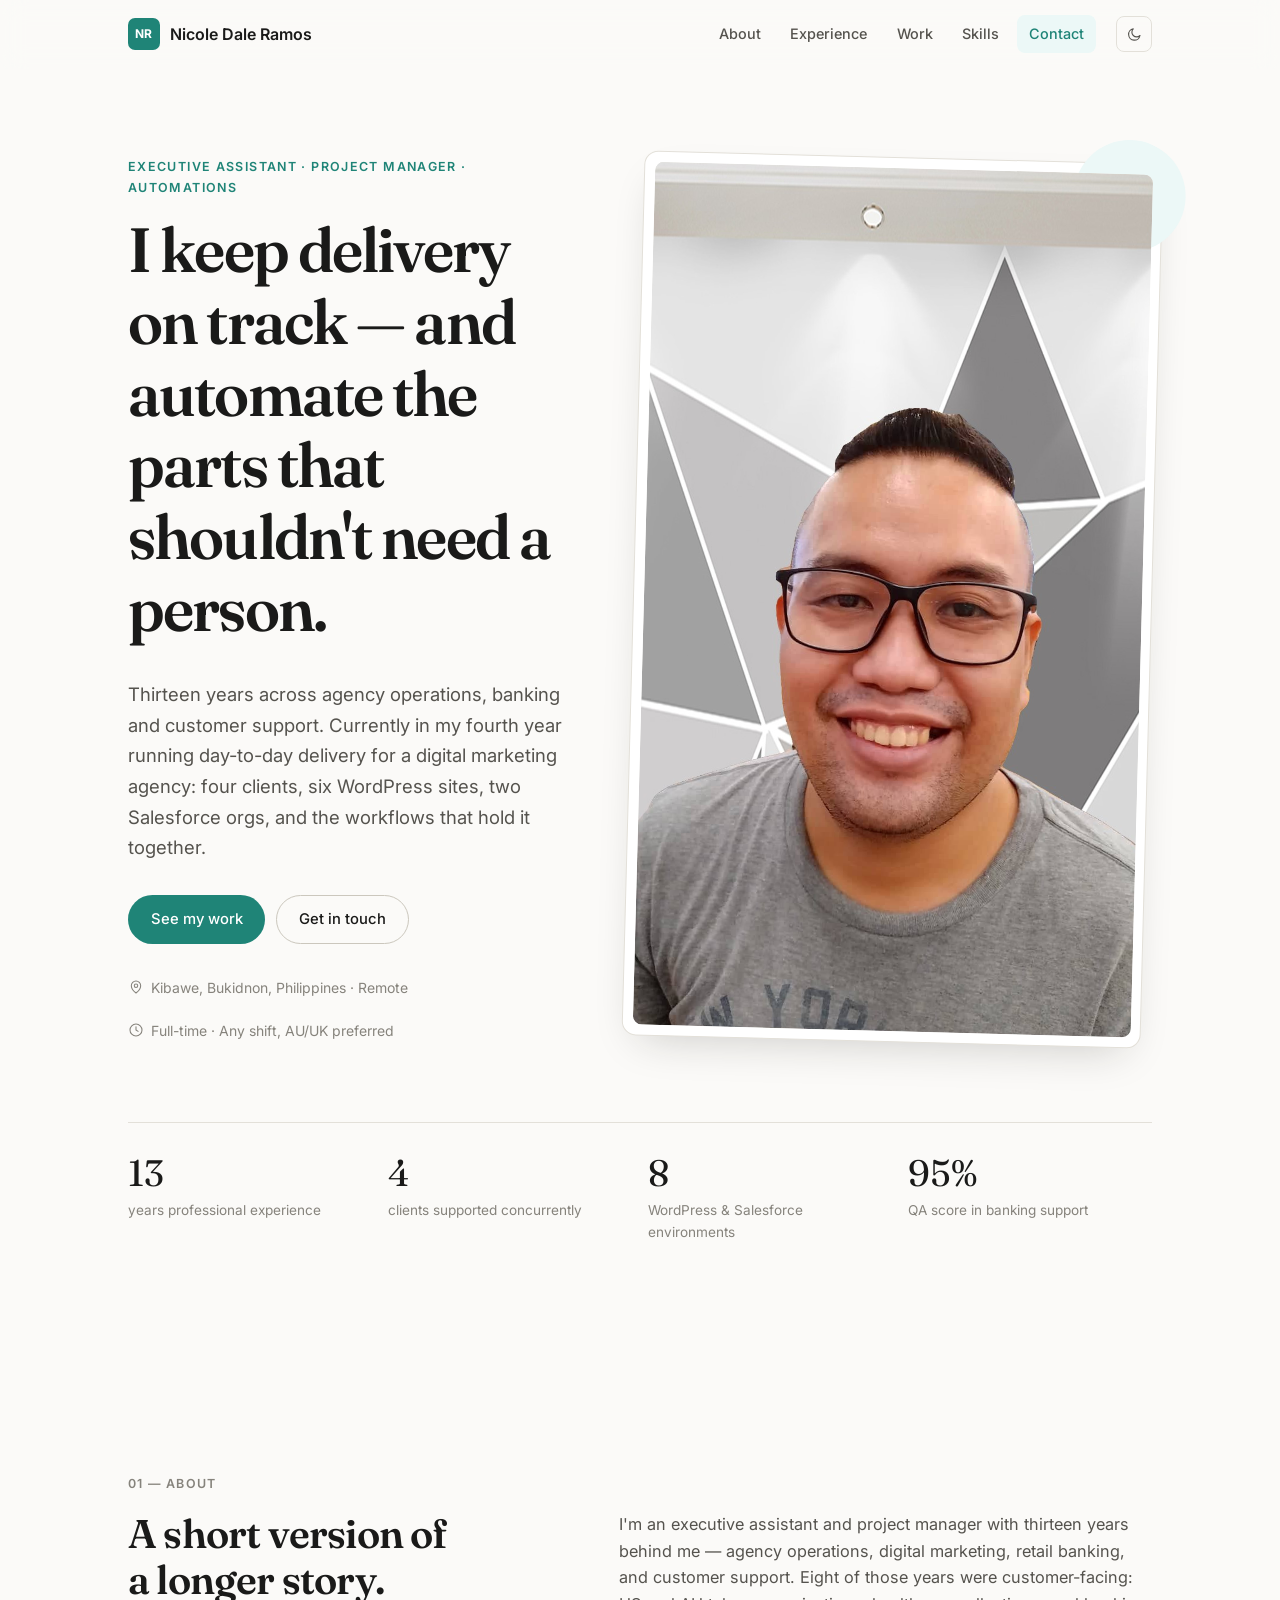
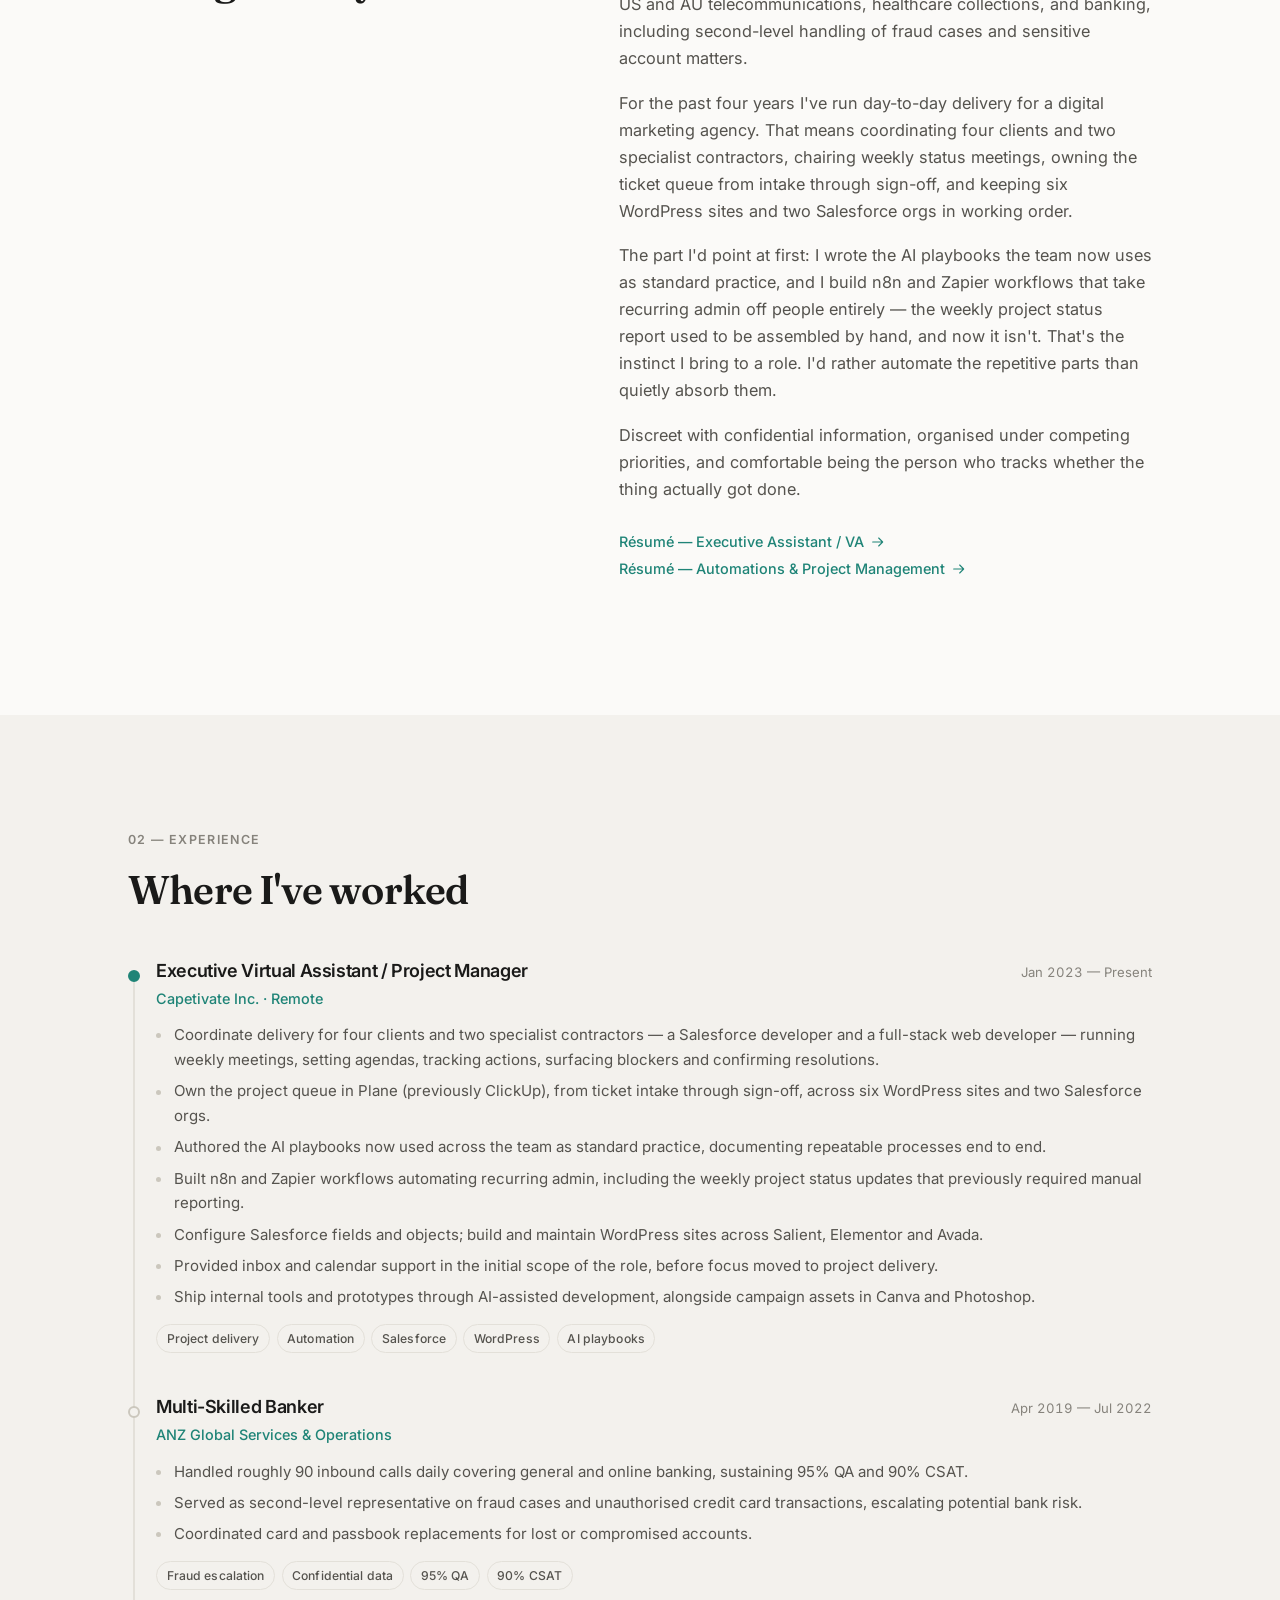
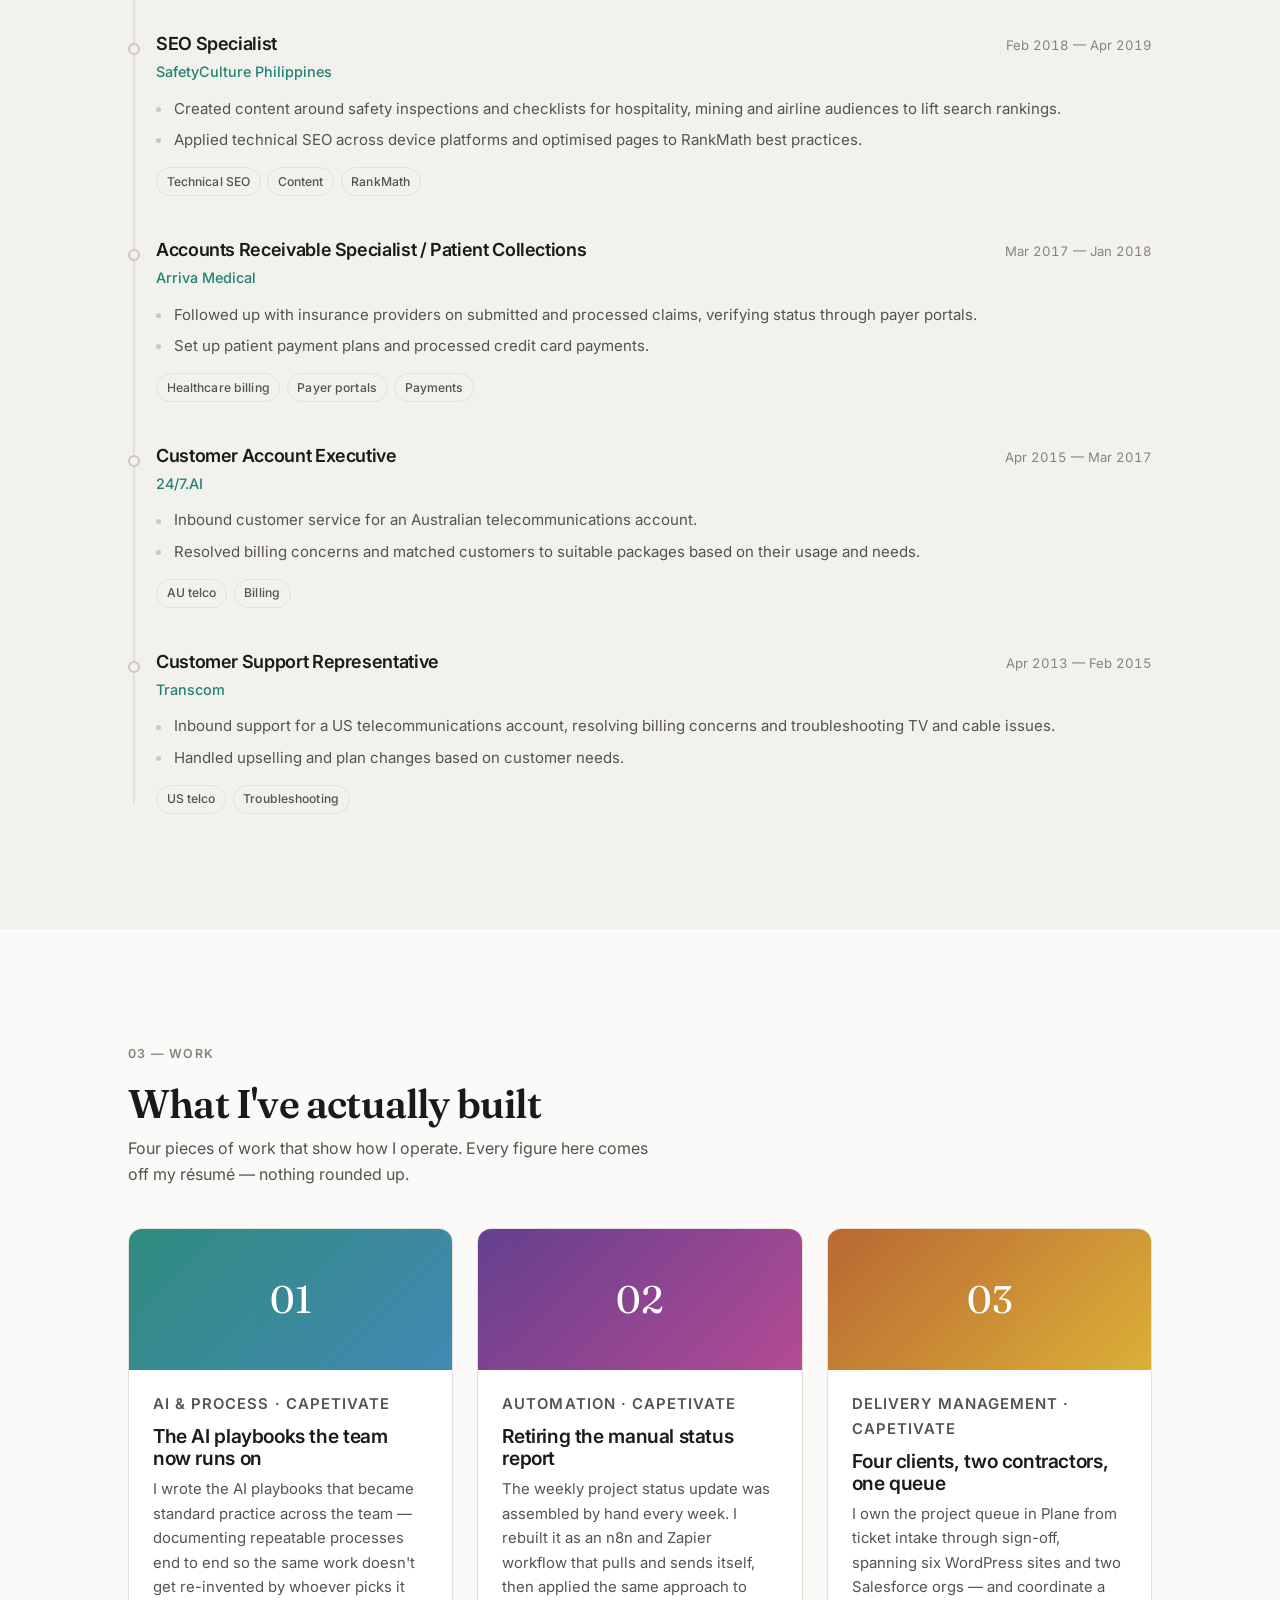
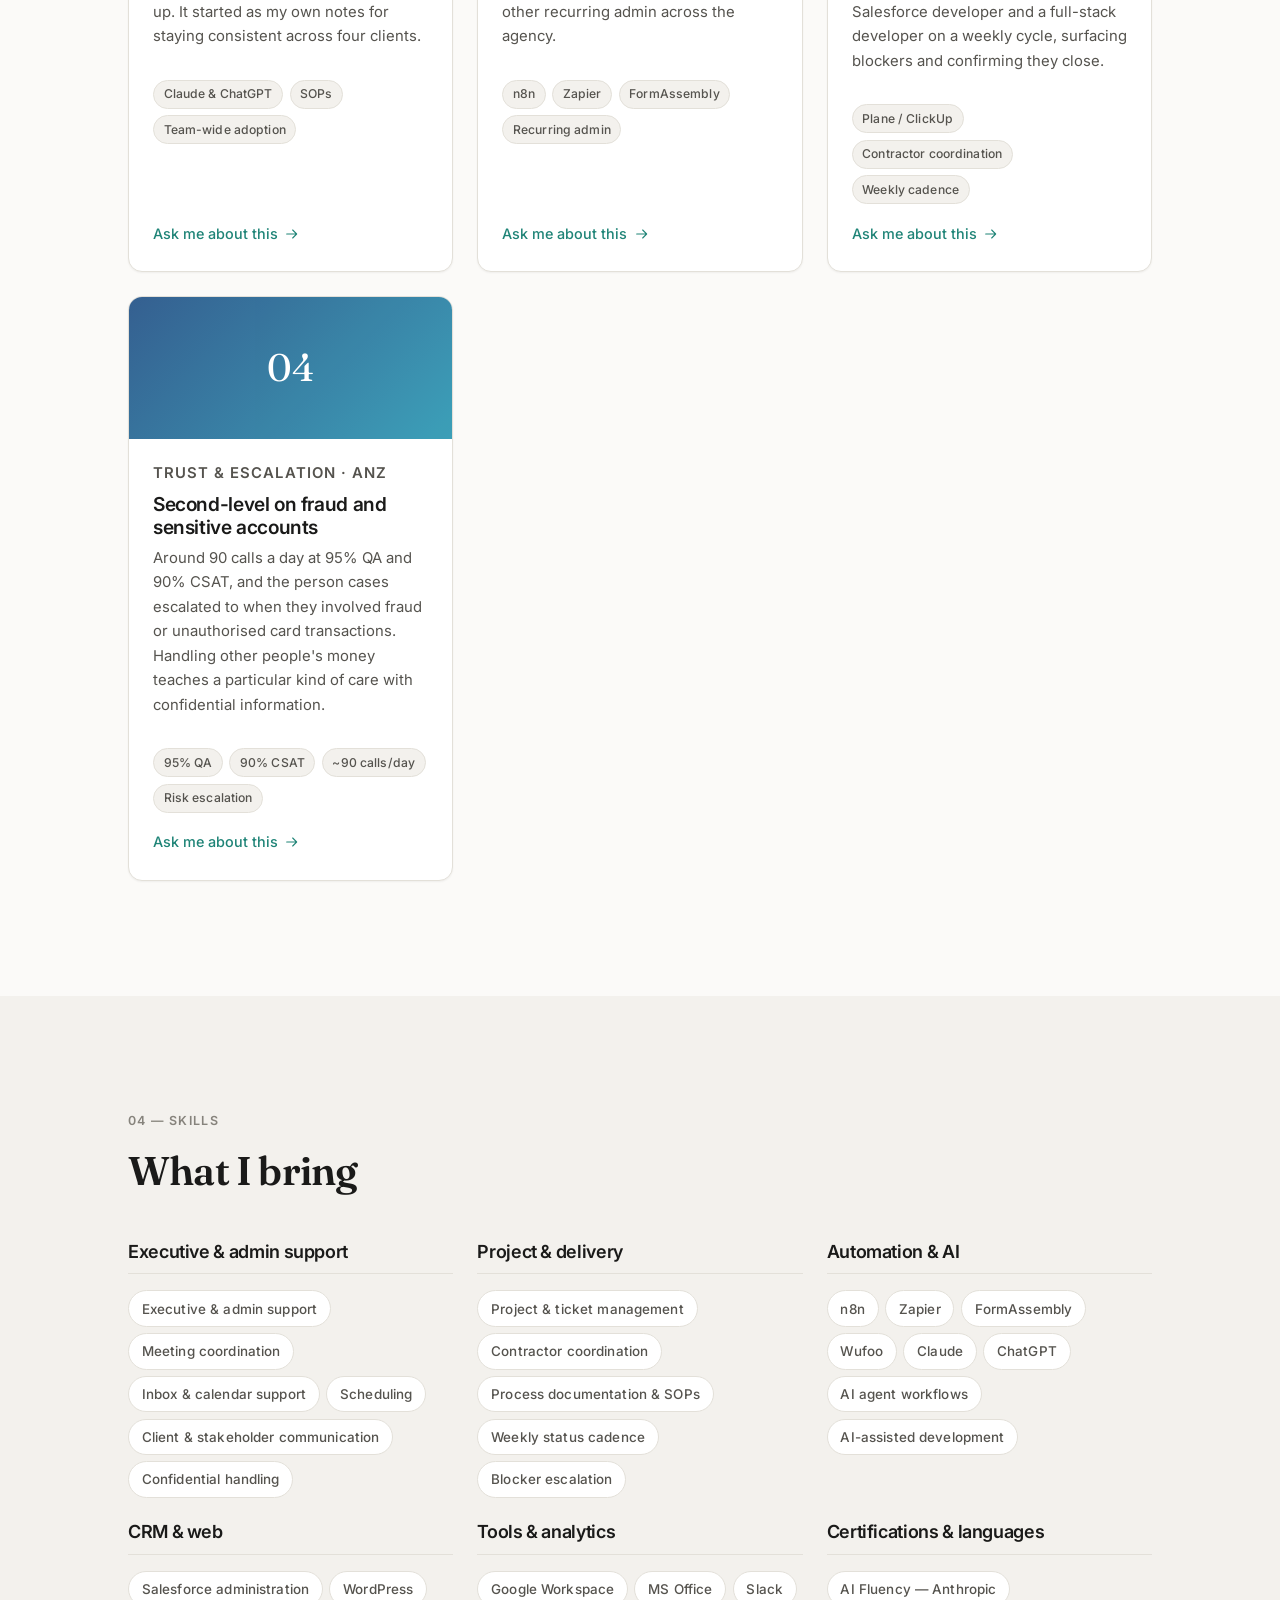
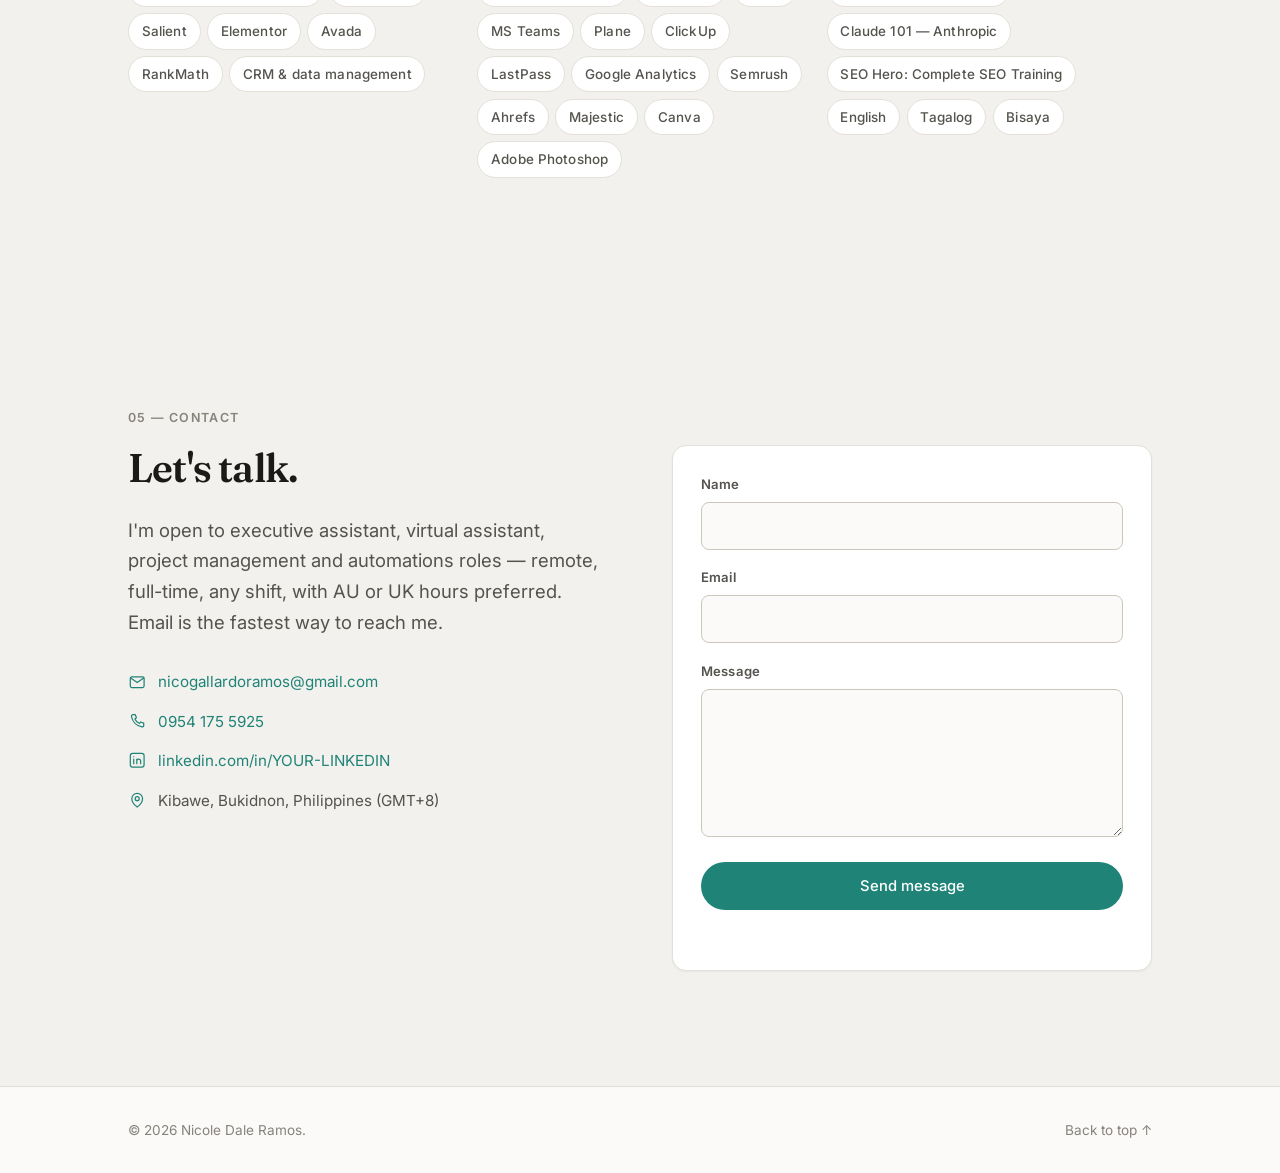
<file: index.html>
<!DOCTYPE html>
<html lang="en" class="no-js">
<head>
<meta charset="utf-8">
<meta name="viewport" content="width=device-width, initial-scale=1">

<title>Nicole Dale Ramos — Executive Assistant &amp; Automations Specialist</title>
<meta name="description" content="Executive assistant, project manager and automations specialist with 13 years across agency operations, banking and customer support. Currently supporting four clients across six WordPress sites and two Salesforce orgs.">
<meta name="author" content="Nicole Dale Ramos">
<link rel="canonical" href="https://nicoledaleramos.github.io/">
<meta property="og:title" content="Nicole Dale Ramos — Executive Assistant &amp; Automations Specialist">
<meta property="og:description" content="13 years across agency operations, banking and customer support. I keep delivery on track and automate the parts that shouldn't need a person.">
<meta property="og:type" content="website">
<meta property="og:url" content="https://nicoledaleramos.github.io/">
<meta property="og:image" content="https://nicoledaleramos.github.io/assets/og-image.png">
<meta name="twitter:card" content="summary_large_image">

<link rel="icon" href="assets/favicon.svg" type="image/svg+xml">
<link rel="preconnect" href="https://fonts.googleapis.com">
<link rel="preconnect" href="https://fonts.gstatic.com" crossorigin>
<link rel="stylesheet" href="https://fonts.googleapis.com/css2?family=Inter:wght@400;500;600;700&family=Fraunces:opsz,wght@9..144,600&display=swap">
<link rel="stylesheet" href="css/styles.css">

<!-- Runs before first paint: applies the saved theme (no white flash) and
     flips the no-js flag so scroll-reveal only hides content when JS works. -->
<script>
  document.documentElement.classList.remove('no-js');
  try {
    var t = localStorage.getItem('theme');
    if (t) document.documentElement.setAttribute('data-theme', t);
  } catch (e) {}
</script>
</head>
<body>

<a class="skip-link" href="#main">Skip to content</a>

<!-- ─── Header ──────────────────────────────────────────────────── -->
<header class="site-header" id="site-header">
  <div class="wrap header-inner">
    <a class="brand" href="#top">
      <span class="brand-mark" aria-hidden="true">NR</span>
      <span class="brand-name">Nicole Dale Ramos</span>
    </a>

    <nav class="nav" id="nav" aria-label="Main">
      <a href="#about">About</a>
      <a href="#experience">Experience</a>
      <a href="#work">Work</a>
      <a href="#skills">Skills</a>
      <a href="#contact">Contact</a>
    </nav>

    <div class="header-actions">
      <button class="icon-btn" id="theme-toggle" type="button"
              aria-label="Switch to dark theme" title="Toggle theme">
        <svg class="ico-sun" viewBox="0 0 24 24" aria-hidden="true"><circle cx="12" cy="12" r="4.2"/><path d="M12 2.5v2.6M12 18.9v2.6M2.5 12h2.6M18.9 12h2.6M5.2 5.2l1.9 1.9M16.9 16.9l1.9 1.9M18.8 5.2l-1.9 1.9M7.1 16.9l-1.9 1.9"/></svg>
        <svg class="ico-moon" viewBox="0 0 24 24" aria-hidden="true"><path d="M20 13.6A8.2 8.2 0 1 1 10.4 4a6.6 6.6 0 0 0 9.6 9.6z"/></svg>
      </button>

      <button class="icon-btn nav-toggle" id="nav-toggle" type="button"
              aria-label="Open menu" aria-expanded="false" aria-controls="nav">
        <svg viewBox="0 0 24 24" aria-hidden="true"><path d="M4 7h16M4 12h16M4 17h16"/></svg>
      </button>
    </div>
  </div>
</header>

<main id="main">

  <!-- ─── Hero ──────────────────────────────────────────────────── -->
  <section class="hero" id="top">
    <div class="wrap hero-grid">
      <div class="hero-text">
        <p class="eyebrow reveal">Executive Assistant · Project Manager · Automations</p>
        <h1 class="reveal">I keep delivery on track — and automate the parts that shouldn't need a person.</h1>
        <p class="lede reveal">
          Thirteen years across agency operations, banking and customer
          support. Currently in my fourth year running day-to-day delivery for
          a digital marketing agency: four clients, six WordPress sites, two
          Salesforce orgs, and the workflows that hold it together.
        </p>
        <div class="hero-cta reveal">
          <a class="btn btn-primary" href="#work">See my work</a>
          <a class="btn btn-ghost" href="#contact">Get in touch</a>
        </div>
        <ul class="hero-meta reveal">
          <li><svg viewBox="0 0 24 24" aria-hidden="true"><path d="M12 21s7-5.4 7-11a7 7 0 1 0-14 0c0 5.6 7 11 7 11z"/><circle cx="12" cy="10" r="2.6"/></svg> Kibawe, Bukidnon, Philippines · Remote</li>
          <li><svg viewBox="0 0 24 24" aria-hidden="true"><circle cx="12" cy="12" r="9"/><path d="M12 7v5l3.2 2"/></svg> Full-time · Any shift, AU/UK preferred</li>
        </ul>
      </div>

      <div class="hero-portrait reveal">
        <div class="portrait-frame">
          <img class="portrait-img" src="assets/portrait.jpg"
               alt="Nicole Dale Ramos" width="1288" height="1447"
               fetchpriority="high" decoding="async">
        </div>
      </div>
    </div>

    <div class="wrap">
      <dl class="stats reveal">
        <div><dt>13</dt><dd>years professional experience</dd></div>
        <div><dt>4</dt><dd>clients supported concurrently</dd></div>
        <div><dt>8</dt><dd>WordPress &amp; Salesforce environments</dd></div>
        <div><dt>95%</dt><dd>QA score in banking support</dd></div>
      </dl>
    </div>
  </section>

  <!-- ─── About ─────────────────────────────────────────────────── -->
  <section class="section" id="about">
    <div class="wrap">
      <p class="section-label reveal">01 — About</p>
      <div class="about-grid">
        <h2 class="reveal">A short version of a longer story.</h2>
        <div class="prose reveal">
          <p>
            I'm an executive assistant and project manager with thirteen years
            behind me — agency operations, digital marketing, retail banking,
            and customer support. Eight of those years were customer-facing:
            US and AU telecommunications, healthcare collections, and banking,
            including second-level handling of fraud cases and sensitive
            account matters.
          </p>
          <p>
            For the past four years I've run day-to-day delivery for a digital
            marketing agency. That means coordinating four clients and two
            specialist contractors, chairing weekly status meetings, owning the
            ticket queue from intake through sign-off, and keeping six
            WordPress sites and two Salesforce orgs in working order.
          </p>
          <p>
            The part I'd point at first: I wrote the AI playbooks the team now
            uses as standard practice, and I build n8n and Zapier workflows
            that take recurring admin off people entirely — the weekly project
            status report used to be assembled by hand, and now it isn't.
            That's the instinct I bring to a role. I'd rather automate the
            repetitive parts than quietly absorb them.
          </p>
          <p>
            Discreet with confidential information, organised under competing
            priorities, and comfortable being the person who tracks whether
            the thing actually got done.
          </p>

          <p class="about-cta">
            <a class="link-arrow" href="resume/ea-va.html">
              Résumé — Executive Assistant / VA
              <svg viewBox="0 0 24 24" aria-hidden="true"><path d="M4 12h15M13 6l6 6-6 6"/></svg>
            </a>
            <br>
            <a class="link-arrow" href="resume/automations.html">
              Résumé — Automations &amp; Project Management
              <svg viewBox="0 0 24 24" aria-hidden="true"><path d="M4 12h15M13 6l6 6-6 6"/></svg>
            </a>
          </p>
        </div>
      </div>
    </div>
  </section>

  <!-- ─── Experience ────────────────────────────────────────────── -->
  <section class="section section-alt" id="experience">
    <div class="wrap">
      <p class="section-label reveal">02 — Experience</p>
      <h2 class="section-title reveal">Where I've worked</h2>

      <ol class="timeline">
        <li class="reveal">
          <div class="tl-marker" aria-hidden="true"></div>
          <div class="tl-body">
            <div class="tl-head">
              <h3>Executive Virtual Assistant / Project Manager</h3>
              <span class="tl-date">Jan 2023 — Present</span>
            </div>
            <p class="tl-org">Capetivate Inc. · Remote</p>
            <ul class="tl-points">
              <li>Coordinate delivery for four clients and two specialist contractors — a Salesforce developer and a full-stack web developer — running weekly meetings, setting agendas, tracking actions, surfacing blockers and confirming resolutions.</li>
              <li>Own the project queue in Plane (previously ClickUp), from ticket intake through sign-off, across six WordPress sites and two Salesforce orgs.</li>
              <li>Authored the AI playbooks now used across the team as standard practice, documenting repeatable processes end to end.</li>
              <li>Built n8n and Zapier workflows automating recurring admin, including the weekly project status updates that previously required manual reporting.</li>
              <li>Configure Salesforce fields and objects; build and maintain WordPress sites across Salient, Elementor and Avada.</li>
              <li>Provided inbox and calendar support in the initial scope of the role, before focus moved to project delivery.</li>
              <li>Ship internal tools and prototypes through AI-assisted development, alongside campaign assets in Canva and Photoshop.</li>
            </ul>
            <ul class="tags">
              <li>Project delivery</li><li>Automation</li><li>Salesforce</li><li>WordPress</li><li>AI playbooks</li>
            </ul>
          </div>
        </li>

        <li class="reveal">
          <div class="tl-marker" aria-hidden="true"></div>
          <div class="tl-body">
            <div class="tl-head">
              <h3>Multi-Skilled Banker</h3>
              <span class="tl-date">Apr 2019 — Jul 2022</span>
            </div>
            <p class="tl-org">ANZ Global Services &amp; Operations</p>
            <ul class="tl-points">
              <li>Handled roughly 90 inbound calls daily covering general and online banking, sustaining 95% QA and 90% CSAT.</li>
              <li>Served as second-level representative on fraud cases and unauthorised credit card transactions, escalating potential bank risk.</li>
              <li>Coordinated card and passbook replacements for lost or compromised accounts.</li>
            </ul>
            <ul class="tags">
              <li>Fraud escalation</li><li>Confidential data</li><li>95% QA</li><li>90% CSAT</li>
            </ul>
          </div>
        </li>

        <li class="reveal">
          <div class="tl-marker" aria-hidden="true"></div>
          <div class="tl-body">
            <div class="tl-head">
              <h3>SEO Specialist</h3>
              <span class="tl-date">Feb 2018 — Apr 2019</span>
            </div>
            <p class="tl-org">SafetyCulture Philippines</p>
            <ul class="tl-points">
              <li>Created content around safety inspections and checklists for hospitality, mining and airline audiences to lift search rankings.</li>
              <li>Applied technical SEO across device platforms and optimised pages to RankMath best practices.</li>
            </ul>
            <ul class="tags">
              <li>Technical SEO</li><li>Content</li><li>RankMath</li>
            </ul>
          </div>
        </li>

        <li class="reveal">
          <div class="tl-marker" aria-hidden="true"></div>
          <div class="tl-body">
            <div class="tl-head">
              <h3>Accounts Receivable Specialist / Patient Collections</h3>
              <span class="tl-date">Mar 2017 — Jan 2018</span>
            </div>
            <p class="tl-org">Arriva Medical</p>
            <ul class="tl-points">
              <li>Followed up with insurance providers on submitted and processed claims, verifying status through payer portals.</li>
              <li>Set up patient payment plans and processed credit card payments.</li>
            </ul>
            <ul class="tags">
              <li>Healthcare billing</li><li>Payer portals</li><li>Payments</li>
            </ul>
          </div>
        </li>

        <li class="reveal">
          <div class="tl-marker" aria-hidden="true"></div>
          <div class="tl-body">
            <div class="tl-head">
              <h3>Customer Account Executive</h3>
              <span class="tl-date">Apr 2015 — Mar 2017</span>
            </div>
            <p class="tl-org">24/7.AI</p>
            <ul class="tl-points">
              <li>Inbound customer service for an Australian telecommunications account.</li>
              <li>Resolved billing concerns and matched customers to suitable packages based on their usage and needs.</li>
            </ul>
            <ul class="tags">
              <li>AU telco</li><li>Billing</li>
            </ul>
          </div>
        </li>

        <li class="reveal">
          <div class="tl-marker" aria-hidden="true"></div>
          <div class="tl-body">
            <div class="tl-head">
              <h3>Customer Support Representative</h3>
              <span class="tl-date">Apr 2013 — Feb 2015</span>
            </div>
            <p class="tl-org">Transcom</p>
            <ul class="tl-points">
              <li>Inbound support for a US telecommunications account, resolving billing concerns and troubleshooting TV and cable issues.</li>
              <li>Handled upselling and plan changes based on customer needs.</li>
            </ul>
            <ul class="tags">
              <li>US telco</li><li>Troubleshooting</li>
            </ul>
          </div>
        </li>
      </ol>
    </div>
  </section>

  <!-- ─── Work ──────────────────────────────────────────────────── -->
  <section class="section" id="work">
    <div class="wrap">
      <p class="section-label reveal">03 — Work</p>
      <h2 class="section-title reveal">What I've actually built</h2>
      <p class="section-intro reveal">
        Four pieces of work that show how I operate. Every figure here comes
        off my résumé — nothing rounded up.
      </p>

      <div class="cards">
        <article class="card reveal">
          <div class="card-thumb" data-tone="a" aria-hidden="true"><span>01</span></div>
          <div class="card-body">
            <p class="card-kicker">AI &amp; process · Capetivate</p>
            <h3>The AI playbooks the team now runs on</h3>
            <p>
              I wrote the AI playbooks that became standard practice across the
              team — documenting repeatable processes end to end so the same
              work doesn't get re-invented by whoever picks it up. It started as
              my own notes for staying consistent across four clients.
            </p>
            <ul class="tags">
              <li>Claude &amp; ChatGPT</li><li>SOPs</li><li>Team-wide adoption</li>
            </ul>
            <a class="link-arrow" href="#contact">
              Ask me about this
              <svg viewBox="0 0 24 24" aria-hidden="true"><path d="M4 12h15M13 6l6 6-6 6"/></svg>
            </a>
          </div>
        </article>

        <article class="card reveal">
          <div class="card-thumb" data-tone="b" aria-hidden="true"><span>02</span></div>
          <div class="card-body">
            <p class="card-kicker">Automation · Capetivate</p>
            <h3>Retiring the manual status report</h3>
            <p>
              The weekly project status update was assembled by hand every
              week. I rebuilt it as an n8n and Zapier workflow that pulls and
              sends itself, then applied the same approach to other recurring
              admin across the agency.
            </p>
            <ul class="tags">
              <li>n8n</li><li>Zapier</li><li>FormAssembly</li><li>Recurring admin</li>
            </ul>
            <a class="link-arrow" href="#contact">
              Ask me about this
              <svg viewBox="0 0 24 24" aria-hidden="true"><path d="M4 12h15M13 6l6 6-6 6"/></svg>
            </a>
          </div>
        </article>

        <article class="card reveal">
          <div class="card-thumb" data-tone="c" aria-hidden="true"><span>03</span></div>
          <div class="card-body">
            <p class="card-kicker">Delivery management · Capetivate</p>
            <h3>Four clients, two contractors, one queue</h3>
            <p>
              I own the project queue in Plane from ticket intake through
              sign-off, spanning six WordPress sites and two Salesforce orgs —
              and coordinate a Salesforce developer and a full-stack developer
              on a weekly cycle, surfacing blockers and confirming they close.
            </p>
            <ul class="tags">
              <li>Plane / ClickUp</li><li>Contractor coordination</li><li>Weekly cadence</li>
            </ul>
            <a class="link-arrow" href="#contact">
              Ask me about this
              <svg viewBox="0 0 24 24" aria-hidden="true"><path d="M4 12h15M13 6l6 6-6 6"/></svg>
            </a>
          </div>
        </article>

        <article class="card reveal">
          <div class="card-thumb" data-tone="d" aria-hidden="true"><span>04</span></div>
          <div class="card-body">
            <p class="card-kicker">Trust &amp; escalation · ANZ</p>
            <h3>Second-level on fraud and sensitive accounts</h3>
            <p>
              Around 90 calls a day at 95% QA and 90% CSAT, and the person
              cases escalated to when they involved fraud or unauthorised card
              transactions. Handling other people's money teaches a particular
              kind of care with confidential information.
            </p>
            <ul class="tags">
              <li>95% QA</li><li>90% CSAT</li><li>~90 calls/day</li><li>Risk escalation</li>
            </ul>
            <a class="link-arrow" href="#contact">
              Ask me about this
              <svg viewBox="0 0 24 24" aria-hidden="true"><path d="M4 12h15M13 6l6 6-6 6"/></svg>
            </a>
          </div>
        </article>
      </div>
    </div>
  </section>

  <!-- ─── Skills ────────────────────────────────────────────────── -->
  <section class="section section-alt" id="skills">
    <div class="wrap">
      <p class="section-label reveal">04 — Skills</p>
      <h2 class="section-title reveal">What I bring</h2>

      <div class="skills-grid">
        <div class="skill-group reveal">
          <h3>Executive &amp; admin support</h3>
          <ul class="tags tags-lg">
            <li>Executive &amp; admin support</li><li>Meeting coordination</li>
            <li>Inbox &amp; calendar support</li><li>Scheduling</li>
            <li>Client &amp; stakeholder communication</li><li>Confidential handling</li>
          </ul>
        </div>
        <div class="skill-group reveal">
          <h3>Project &amp; delivery</h3>
          <ul class="tags tags-lg">
            <li>Project &amp; ticket management</li><li>Contractor coordination</li>
            <li>Process documentation &amp; SOPs</li><li>Weekly status cadence</li>
            <li>Blocker escalation</li>
          </ul>
        </div>
        <div class="skill-group reveal">
          <h3>Automation &amp; AI</h3>
          <ul class="tags tags-lg">
            <li>n8n</li><li>Zapier</li><li>FormAssembly</li><li>Wufoo</li>
            <li>Claude</li><li>ChatGPT</li><li>AI agent workflows</li>
            <li>AI-assisted development</li>
          </ul>
        </div>
        <div class="skill-group reveal">
          <h3>CRM &amp; web</h3>
          <ul class="tags tags-lg">
            <li>Salesforce administration</li><li>WordPress</li><li>Salient</li>
            <li>Elementor</li><li>Avada</li><li>RankMath</li><li>CRM &amp; data management</li>
          </ul>
        </div>
        <div class="skill-group reveal">
          <h3>Tools &amp; analytics</h3>
          <ul class="tags tags-lg">
            <li>Google Workspace</li><li>MS Office</li><li>Slack</li><li>MS Teams</li>
            <li>Plane</li><li>ClickUp</li><li>LastPass</li>
            <li>Google Analytics</li><li>Semrush</li><li>Ahrefs</li><li>Majestic</li>
            <li>Canva</li><li>Adobe Photoshop</li>
          </ul>
        </div>
        <div class="skill-group reveal">
          <h3>Certifications &amp; languages</h3>
          <ul class="tags tags-lg">
            <li>AI Fluency — Anthropic</li>
            <li>Claude 101 — Anthropic</li>
            <li>SEO Hero: Complete SEO Training</li>
            <li>English</li><li>Tagalog</li><li>Bisaya</li>
          </ul>
        </div>
      </div>
    </div>
  </section>

  <!-- ─── Contact ───────────────────────────────────────────────── -->
  <section class="section section-contact" id="contact">
    <div class="wrap">
      <p class="section-label reveal">05 — Contact</p>
      <div class="contact-grid">
        <div class="reveal">
          <h2>Let's talk.</h2>
          <p class="lede">
            I'm open to executive assistant, virtual assistant, project
            management and automations roles — remote, full-time, any shift,
            with AU or UK hours preferred. Email is the fastest way to reach
            me.
          </p>

          <ul class="contact-list">
            <li>
              <svg viewBox="0 0 24 24" aria-hidden="true"><rect x="3" y="5" width="18" height="14" rx="2"/><path d="m3.5 6.5 8.5 6 8.5-6"/></svg>
              <a href="mailto:nicogallardoramos@gmail.com">nicogallardoramos@gmail.com</a>
            </li>
            <!-- Your phone is published here at your request. Public pages get
                 scraped by bots in a way a emailed résumé does not, so if the
                 spam SMS starts, delete this one <li> and redeploy. -->
            <li>
              <svg viewBox="0 0 24 24" aria-hidden="true"><path d="M6.5 3.5h3l1.5 4-2 1.5a12 12 0 0 0 6 6l1.5-2 4 1.5v3a2 2 0 0 1-2.2 2A17 17 0 0 1 4.5 5.7 2 2 0 0 1 6.5 3.5z"/></svg>
              <a href="tel:+639541755925">0954 175 5925</a>
            </li>
            <!-- EDIT ME — add your LinkedIn URL. For EA/VA applications this is
                 usually the second thing a recruiter clicks; leaving it out is
                 a real gap. Delete this block if you'd rather not link one. -->
            <li>
              <svg viewBox="0 0 24 24" aria-hidden="true"><rect x="3" y="3" width="18" height="18" rx="3"/><path d="M7.5 10.5v6M7.5 7.5v.01M11.5 16.5v-6M11.5 13c0-1.4 1-2.5 2.4-2.5s2.6 1 2.6 2.6v3.4"/></svg>
              <a href="https://linkedin.com/in/YOUR-LINKEDIN" rel="me noopener">linkedin.com/in/YOUR-LINKEDIN</a>
            </li>
            <li>
              <svg viewBox="0 0 24 24" aria-hidden="true"><path d="M12 21s7-5.4 7-11a7 7 0 1 0-14 0c0 5.6 7 11 7 11z"/><circle cx="12" cy="10" r="2.6"/></svg>
              <span>Kibawe, Bukidnon, Philippines (GMT+8)</span>
            </li>
          </ul>
        </div>

        <!-- Static hosting has no backend. This posts to Formspree's free tier.
             Sign up at formspree.io, then replace YOUR_FORM_ID below.
             Until you do, the form says so rather than silently failing. -->
        <form class="contact-form reveal" id="contact-form"
              action="https://formspree.io/f/YOUR_FORM_ID" method="POST">
          <div class="field">
            <label for="cf-name">Name</label>
            <input id="cf-name" name="name" type="text" required autocomplete="name">
          </div>
          <div class="field">
            <label for="cf-email">Email</label>
            <input id="cf-email" name="email" type="email" required autocomplete="email">
          </div>
          <div class="field">
            <label for="cf-message">Message</label>
            <textarea id="cf-message" name="message" rows="5" required></textarea>
          </div>
          <!-- Honeypot: bots fill this, humans never see it. -->
          <input type="text" name="_gotcha" tabindex="-1" autocomplete="off" aria-hidden="true" class="honeypot">
          <button class="btn btn-primary" type="submit">Send message</button>
          <p class="form-status" id="form-status" role="status" aria-live="polite"></p>
        </form>
      </div>
    </div>
  </section>

</main>

<footer class="site-footer">
  <div class="wrap footer-inner">
    <p>© <span id="year">2026</span> Nicole Dale Ramos.</p>
    <a href="#top" class="to-top">Back to top ↑</a>
  </div>
</footer>

<script src="js/main.js"></script>
</body>
</html>
</file>
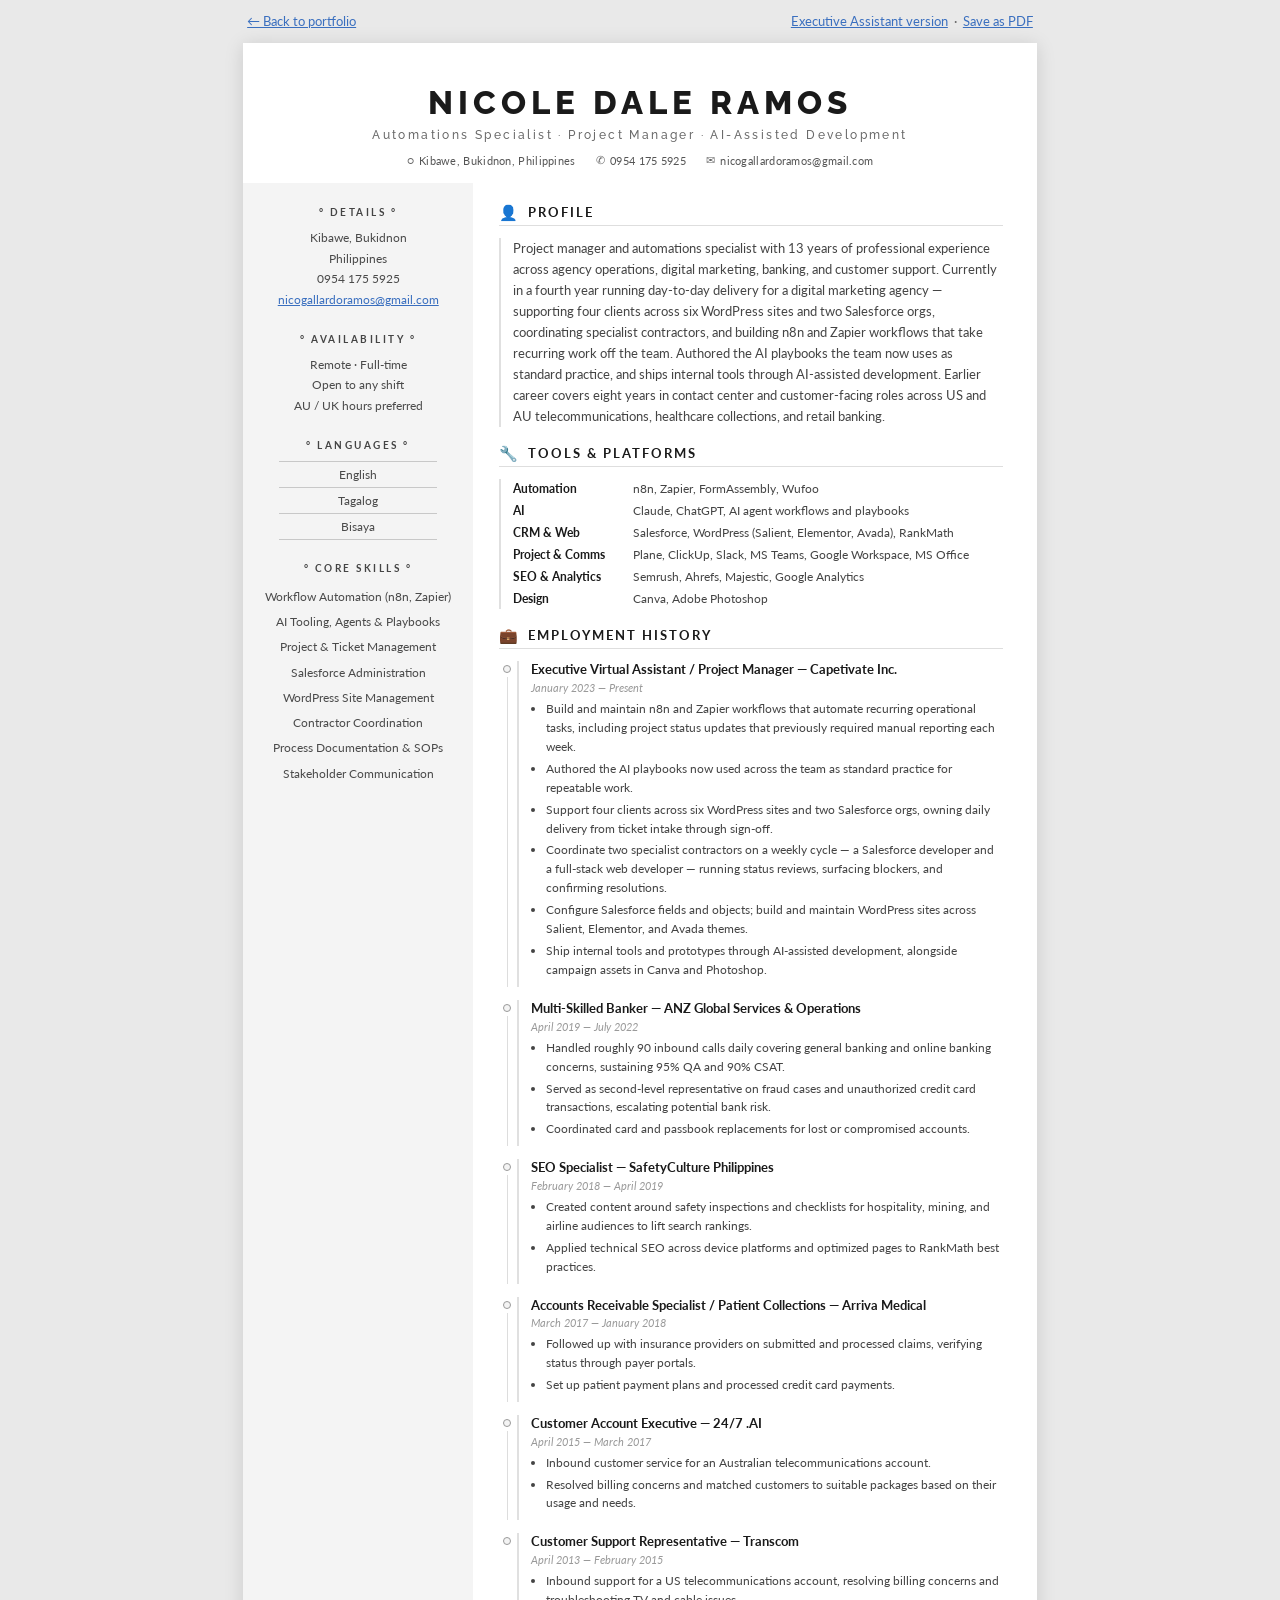
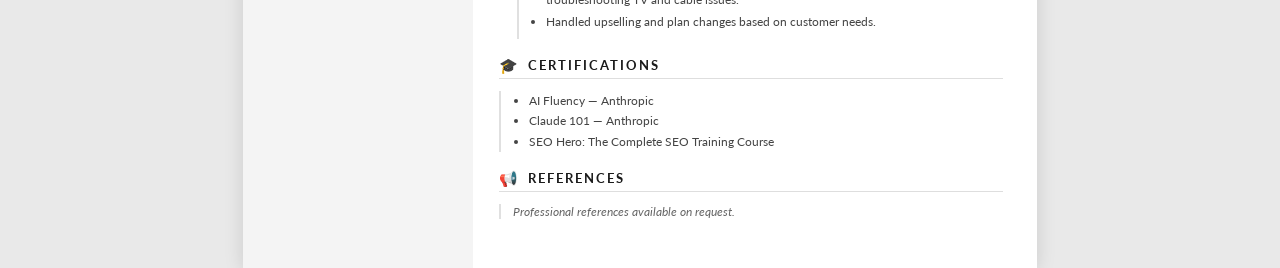
<file: resume/automations.html>
<!DOCTYPE html>
<html lang="en">
<head>
<meta charset="UTF-8">
<meta name="viewport" content="width=device-width, initial-scale=1.0">
<title>Nicole Dale Ramos — Résumé (Automations &amp; Project Management)</title>
<meta name="description" content="Résumé of Nicole Dale Ramos — Automations Specialist, Project Manager and AI-assisted development. 13 years across agency operations, banking and customer support.">
<link rel="icon" href="../assets/favicon.svg" type="image/svg+xml">
<link href="https://fonts.googleapis.com/css2?family=Lato:ital,wght@0,300;0,400;0,700;1,300;1,400&family=Raleway:wght@500;700;800&display=swap" rel="stylesheet">
<style>
  *, *::before, *::after { margin: 0; padding: 0; box-sizing: border-box; }
  body { font-family: 'Lato', sans-serif; font-size: 13px; color: #2d2d2d; background: #e9e9e9; -webkit-print-color-adjust: exact; print-color-adjust: exact; }
  .page { width: 210mm; min-height: 297mm; margin: 0 auto; background: #fff; display: flex; flex-direction: column; box-shadow: 0 2px 18px rgba(0,0,0,.13); }
  .header { text-align: center; padding: 40px 50px 16px; }
  .header h1 { font-family: 'Raleway', sans-serif; font-size: 33px; font-weight: 800; letter-spacing: 5px; text-transform: uppercase; color: #1a1a1a; margin-bottom: 6px; }
  .header .role-line { font-family: 'Raleway', sans-serif; font-size: 11.5px; font-weight: 500; letter-spacing: 2.4px; color: #6a6a6a; margin-bottom: 11px; }
  .header-contact { display: flex; justify-content: center; align-items: center; gap: 20px; font-size: 11px; color: #555; letter-spacing: 0.3px; flex-wrap: wrap; }
  .header-contact .hc-item { display: flex; align-items: center; gap: 5px; }
  .header-contact .hc-icon { font-size: 11px; color: #666; }
  .body { display: flex; flex: 1; }
  .sidebar { width: 29%; background: #f4f4f4; padding: 24px 18px 30px; text-align: center; }
  .sb-section { margin-bottom: 23px; }
  .sb-title { font-size: 9.5px; font-weight: 700; letter-spacing: 2.5px; text-transform: uppercase; color: #444; margin-bottom: 10px; }
  .sb-detail { font-size: 11.5px; line-height: 1.8; color: #4a4a4a; }
  .sb-detail a { color: #3a6fbf; text-decoration: underline; word-break: break-all; }
  .lang-list { list-style: none; margin: 0 18px; }
  .lang-list li { font-size: 12px; color: #4a4a4a; padding: 5px 0; border-bottom: 1px solid #c8c8c8; }
  .lang-list li:first-child { border-top: 1px solid #c8c8c8; }
  .skill-list { list-style: none; }
  .skill-list li { font-size: 11.5px; color: #4a4a4a; line-height: 1.5; padding: 4px 0; }
  .content { width: 71%; padding: 22px 34px 30px 26px; }
  .section { margin-bottom: 19px; }
  .sec-header { display: flex; align-items: center; gap: 8px; font-size: 12.5px; font-weight: 700; letter-spacing: 2px; text-transform: uppercase; color: #1a1a1a; border-bottom: 1.5px solid #dedede; padding-bottom: 5px; margin-bottom: 12px; }
  .sec-icon { font-size: 15px; line-height: 1; }
  .entry-row { display: flex; gap: 0; margin-bottom: 13px; }
  .entry-timeline { display: flex; flex-direction: column; align-items: center; width: 16px; flex-shrink: 0; padding-top: 4px; }
  .tl-dot { width: 8px; height: 8px; border-radius: 50%; border: 1.5px solid #999; background: #f4f4f4; flex-shrink: 0; }
  .tl-line { width: 1.5px; flex: 1; background: #ddd; margin-top: 4px; min-height: 16px; }
  .entry-body { flex: 1; border-left: 2px solid #e0e0e0; padding-left: 12px; padding-bottom: 4px; margin-left: 2px; }
  .entry-title { font-weight: 700; font-size: 12.5px; color: #1a1a1a; line-height: 1.4; }
  .entry-date { font-size: 11px; color: #999; font-style: italic; margin: 2px 0 6px; }
  .entry-text { font-size: 12px; line-height: 1.58; color: #444; }
  .entry-text ul { padding-left: 15px; }
  .entry-text li { margin-bottom: 3px; }
  .profile-block { border-left: 2px solid #e0e0e0; padding-left: 12px; font-size: 12.5px; line-height: 1.68; color: #444; }
  .tools-block, .cert-block { border-left: 2px solid #e0e0e0; padding-left: 12px; }
  .tool-row { display: flex; gap: 8px; font-size: 11.8px; line-height: 1.7; margin-bottom: 2px; }
  .tool-cat { font-weight: 700; color: #1a1a1a; flex-shrink: 0; width: 112px; }
  .tool-items { color: #444; }
  .cert-list { list-style: disc; padding-left: 16px; }
  .cert-list li { font-size: 12px; color: #444; line-height: 1.7; }
  .ref-note { border-left: 2px solid #e0e0e0; padding-left: 12px; font-size: 12px; color: #666; font-style: italic; }

  /* Screen-only toolbar. Hidden on print so the PDF is unchanged. */
  .toolbar { max-width: 210mm; margin: 0 auto; padding: 14px 4px; display: flex; gap: 14px; align-items: center; justify-content: space-between; flex-wrap: wrap; font-size: 12.5px; }
  .toolbar a, .toolbar button { font-family: 'Lato', sans-serif; font-size: 12.5px; color: #3a6fbf; background: none; border: 0; padding: 0; cursor: pointer; text-decoration: underline; }
  .toolbar .alt { color: #666; }

  /* The résumé is a fixed A4 sheet; let narrow screens scroll it
     horizontally rather than crushing the two-column layout. */
  @media (max-width: 230mm) {
    body { overflow-x: auto; }
    .page, .toolbar { min-width: 210mm; }
  }

  @media print {
    body { margin: 0; background: #fff; }
    .page { width: 100%; box-shadow: none; }
    .toolbar { display: none; }
  }
</style>
</head>
<body>

<div class="toolbar">
  <a href="../">← Back to portfolio</a>
  <span class="alt">
    <a href="ea-va.html">Executive Assistant version</a>
    &nbsp;·&nbsp;
    <button type="button" onclick="window.print()">Save as PDF</button>
  </span>
</div>

<div class="page">

  <div class="header">
    <h1>Nicole Dale Ramos</h1>
    <div class="role-line">Automations Specialist &middot; Project Manager &middot; AI-Assisted Development</div>
    <div class="header-contact">
      <div class="hc-item"><span class="hc-icon">&#9675;</span><span>Kibawe, Bukidnon, Philippines</span></div>
      <div class="hc-item"><span class="hc-icon">&#9990;</span><span>0954 175 5925</span></div>
      <div class="hc-item"><span class="hc-icon">&#9993;</span><span>nicogallardoramos@gmail.com</span></div>
    </div>
  </div>

  <div class="body">

    <div class="sidebar">
      <!-- Full street address is deliberately omitted
           from this WEB copy — it is a public page. Keep it in the file you
           send directly to an employer. -->
      <div class="sb-section">
        <div class="sb-title">&#176; Details &#176;</div>
        <div class="sb-detail">
          Kibawe, Bukidnon<br>
          Philippines<br>
          0954 175 5925<br>
          <a href="mailto:nicogallardoramos@gmail.com">nicogallardoramos@gmail.com</a>
        </div>
      </div>

      <div class="sb-section">
        <div class="sb-title">&#176; Availability &#176;</div>
        <div class="sb-detail">
          Remote &middot; Full-time<br>
          Open to any shift<br>
          AU / UK hours preferred
        </div>
      </div>

      <div class="sb-section">
        <div class="sb-title">&#176; Languages &#176;</div>
        <ul class="lang-list">
          <li>English</li>
          <li>Tagalog</li>
          <li>Bisaya</li>
        </ul>
      </div>

      <div class="sb-section">
        <div class="sb-title">&#176; Core Skills &#176;</div>
        <ul class="skill-list">
          <li>Workflow Automation (n8n, Zapier)</li>
          <li>AI Tooling, Agents &amp; Playbooks</li>
          <li>Project &amp; Ticket Management</li>
          <li>Salesforce Administration</li>
          <li>WordPress Site Management</li>
          <li>Contractor Coordination</li>
          <li>Process Documentation &amp; SOPs</li>
          <li>Stakeholder Communication</li>
        </ul>
      </div>
    </div>

    <div class="content">

      <div class="section">
        <div class="sec-header"><span class="sec-icon">&#128100;</span>Profile</div>
        <div class="profile-block">
          Project manager and automations specialist with 13 years of professional experience across agency operations, digital marketing, banking, and customer support. Currently in a fourth year running day-to-day delivery for a digital marketing agency &mdash; supporting four clients across six WordPress sites and two Salesforce orgs, coordinating specialist contractors, and building n8n and Zapier workflows that take recurring work off the team. Authored the AI playbooks the team now uses as standard practice, and ships internal tools through AI-assisted development. Earlier career covers eight years in contact center and customer-facing roles across US and AU telecommunications, healthcare collections, and retail banking.
        </div>
      </div>

      <div class="section">
        <div class="sec-header"><span class="sec-icon">&#128295;</span>Tools &amp; Platforms</div>
        <div class="tools-block">
          <div class="tool-row"><span class="tool-cat">Automation</span><span class="tool-items">n8n, Zapier, FormAssembly, Wufoo</span></div>
          <div class="tool-row"><span class="tool-cat">AI</span><span class="tool-items">Claude, ChatGPT, AI agent workflows and playbooks</span></div>
          <div class="tool-row"><span class="tool-cat">CRM &amp; Web</span><span class="tool-items">Salesforce, WordPress (Salient, Elementor, Avada), RankMath</span></div>
          <div class="tool-row"><span class="tool-cat">Project &amp; Comms</span><span class="tool-items">Plane, ClickUp, Slack, MS Teams, Google Workspace, MS Office</span></div>
          <div class="tool-row"><span class="tool-cat">SEO &amp; Analytics</span><span class="tool-items">Semrush, Ahrefs, Majestic, Google Analytics</span></div>
          <div class="tool-row"><span class="tool-cat">Design</span><span class="tool-items">Canva, Adobe Photoshop</span></div>
        </div>
      </div>

      <div class="section">
        <div class="sec-header"><span class="sec-icon">&#128188;</span>Employment History</div>

        <div class="entry-row">
          <div class="entry-timeline"><div class="tl-dot"></div><div class="tl-line"></div></div>
          <div class="entry-body">
            <div class="entry-title">Executive Virtual Assistant / Project Manager &mdash; Capetivate Inc.</div>
            <div class="entry-date">January 2023 &mdash; Present</div>
            <div class="entry-text">
              <ul>
                <li>Build and maintain n8n and Zapier workflows that automate recurring operational tasks, including project status updates that previously required manual reporting each week.</li>
                <li>Authored the AI playbooks now used across the team as standard practice for repeatable work.</li>
                <li>Support four clients across six WordPress sites and two Salesforce orgs, owning daily delivery from ticket intake through sign-off.</li>
                <li>Coordinate two specialist contractors on a weekly cycle &mdash; a Salesforce developer and a full-stack web developer &mdash; running status reviews, surfacing blockers, and confirming resolutions.</li>
                <li>Configure Salesforce fields and objects; build and maintain WordPress sites across Salient, Elementor, and Avada themes.</li>
                <li>Ship internal tools and prototypes through AI-assisted development, alongside campaign assets in Canva and Photoshop.</li>
              </ul>
            </div>
          </div>
        </div>

        <div class="entry-row">
          <div class="entry-timeline"><div class="tl-dot"></div><div class="tl-line"></div></div>
          <div class="entry-body">
            <div class="entry-title">Multi-Skilled Banker &mdash; ANZ Global Services &amp; Operations</div>
            <div class="entry-date">April 2019 &mdash; July 2022</div>
            <div class="entry-text">
              <ul>
                <li>Handled roughly 90 inbound calls daily covering general banking and online banking concerns, sustaining 95% QA and 90% CSAT.</li>
                <li>Served as second-level representative on fraud cases and unauthorized credit card transactions, escalating potential bank risk.</li>
                <li>Coordinated card and passbook replacements for lost or compromised accounts.</li>
              </ul>
            </div>
          </div>
        </div>

        <div class="entry-row">
          <div class="entry-timeline"><div class="tl-dot"></div><div class="tl-line"></div></div>
          <div class="entry-body">
            <div class="entry-title">SEO Specialist &mdash; SafetyCulture Philippines</div>
            <div class="entry-date">February 2018 &mdash; April 2019</div>
            <div class="entry-text">
              <ul>
                <li>Created content around safety inspections and checklists for hospitality, mining, and airline audiences to lift search rankings.</li>
                <li>Applied technical SEO across device platforms and optimized pages to RankMath best practices.</li>
              </ul>
            </div>
          </div>
        </div>

        <div class="entry-row">
          <div class="entry-timeline"><div class="tl-dot"></div><div class="tl-line"></div></div>
          <div class="entry-body">
            <div class="entry-title">Accounts Receivable Specialist / Patient Collections &mdash; Arriva Medical</div>
            <div class="entry-date">March 2017 &mdash; January 2018</div>
            <div class="entry-text">
              <ul>
                <li>Followed up with insurance providers on submitted and processed claims, verifying status through payer portals.</li>
                <li>Set up patient payment plans and processed credit card payments.</li>
              </ul>
            </div>
          </div>
        </div>

        <div class="entry-row">
          <div class="entry-timeline"><div class="tl-dot"></div><div class="tl-line"></div></div>
          <div class="entry-body">
            <div class="entry-title">Customer Account Executive &mdash; 24/7 .AI</div>
            <div class="entry-date">April 2015 &mdash; March 2017</div>
            <div class="entry-text">
              <ul>
                <li>Inbound customer service for an Australian telecommunications account.</li>
                <li>Resolved billing concerns and matched customers to suitable packages based on their usage and needs.</li>
              </ul>
            </div>
          </div>
        </div>

        <div class="entry-row">
          <div class="entry-timeline"><div class="tl-dot"></div></div>
          <div class="entry-body">
            <div class="entry-title">Customer Support Representative &mdash; Transcom</div>
            <div class="entry-date">April 2013 &mdash; February 2015</div>
            <div class="entry-text">
              <ul>
                <li>Inbound support for a US telecommunications account, resolving billing concerns and troubleshooting TV and cable issues.</li>
                <li>Handled upselling and plan changes based on customer needs.</li>
              </ul>
            </div>
          </div>
        </div>

      </div>

      <div class="section">
        <div class="sec-header"><span class="sec-icon">&#127891;</span>Certifications</div>
        <div class="cert-block">
          <ul class="cert-list">
            <li>AI Fluency &mdash; Anthropic</li>
            <li>Claude 101 &mdash; Anthropic</li>
            <li>SEO Hero: The Complete SEO Training Course</li>
          </ul>
        </div>
      </div>

      <div class="section">
        <div class="sec-header"><span class="sec-icon">&#128226;</span>References</div>
        <div class="ref-note">Professional references available on request.</div>
      </div>

    </div>

  </div>

</div>
</body>
</html>
</file>
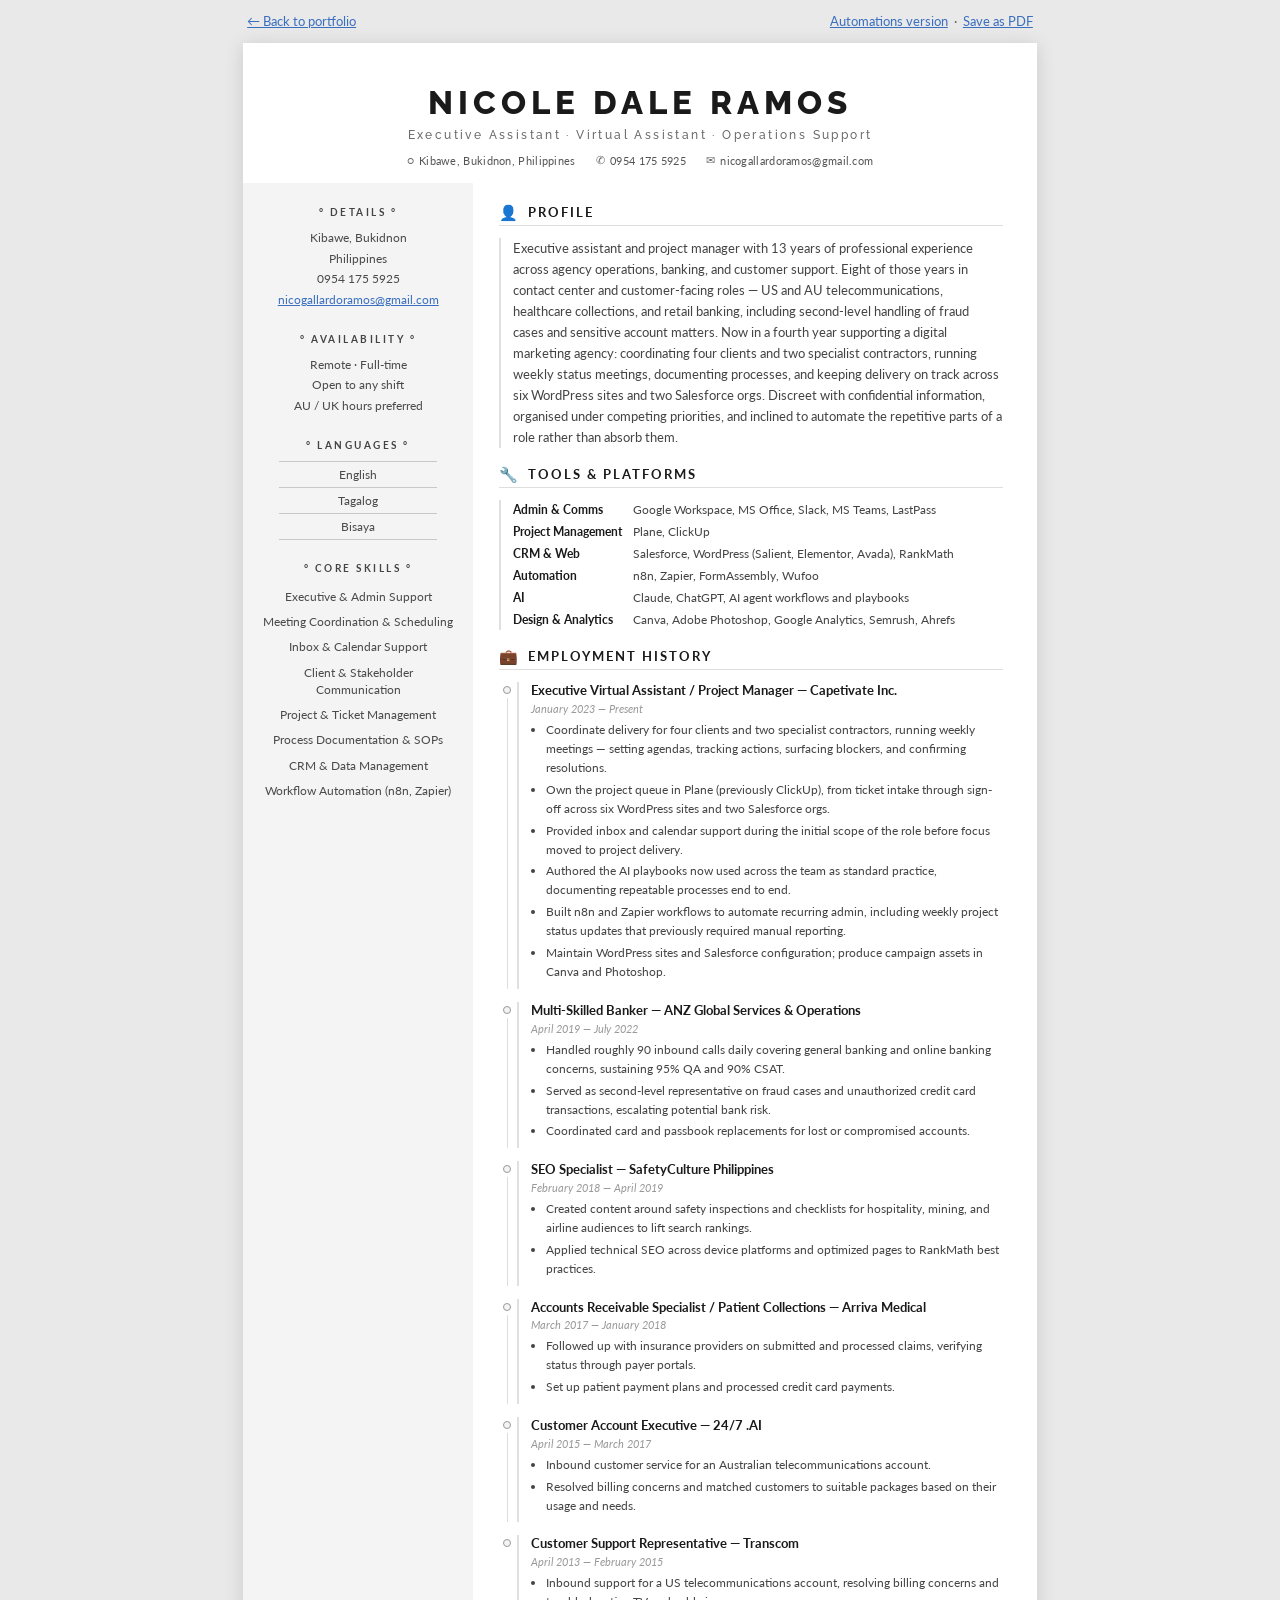
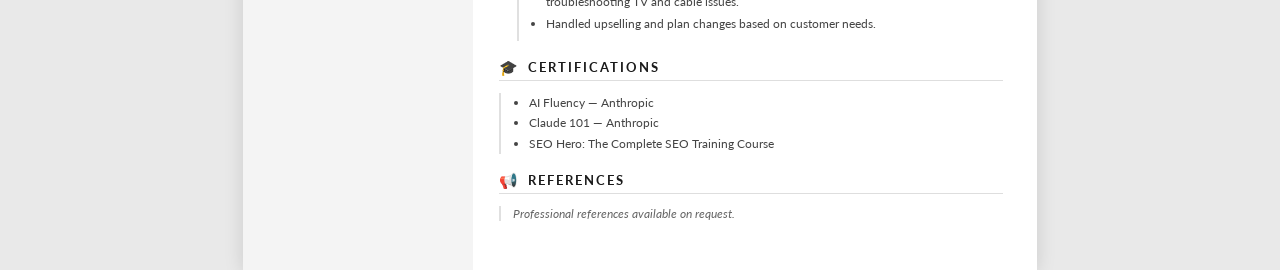
<file: resume/ea-va.html>
<!DOCTYPE html>
<html lang="en">
<head>
<meta charset="UTF-8">
<meta name="viewport" content="width=device-width, initial-scale=1.0">
<title>Nicole Dale Ramos — Résumé (Executive Assistant / VA)</title>
<meta name="description" content="Résumé of Nicole Dale Ramos — Executive Assistant, Virtual Assistant and Operations Support. 13 years across agency operations, banking and customer support.">
<link rel="icon" href="../assets/favicon.svg" type="image/svg+xml">
<link href="https://fonts.googleapis.com/css2?family=Lato:ital,wght@0,300;0,400;0,700;1,300;1,400&family=Raleway:wght@500;700;800&display=swap" rel="stylesheet">
<style>
  *, *::before, *::after { margin: 0; padding: 0; box-sizing: border-box; }
  body { font-family: 'Lato', sans-serif; font-size: 13px; color: #2d2d2d; background: #e9e9e9; -webkit-print-color-adjust: exact; print-color-adjust: exact; }
  .page { width: 210mm; min-height: 297mm; margin: 0 auto; background: #fff; display: flex; flex-direction: column; box-shadow: 0 2px 18px rgba(0,0,0,.13); }
  .header { text-align: center; padding: 40px 50px 16px; }
  .header h1 { font-family: 'Raleway', sans-serif; font-size: 33px; font-weight: 800; letter-spacing: 5px; text-transform: uppercase; color: #1a1a1a; margin-bottom: 6px; }
  .header .role-line { font-family: 'Raleway', sans-serif; font-size: 11.5px; font-weight: 500; letter-spacing: 2.4px; color: #6a6a6a; margin-bottom: 11px; }
  .header-contact { display: flex; justify-content: center; align-items: center; gap: 20px; font-size: 11px; color: #555; letter-spacing: 0.3px; flex-wrap: wrap; }
  .header-contact .hc-item { display: flex; align-items: center; gap: 5px; }
  .header-contact .hc-icon { font-size: 11px; color: #666; }
  .body { display: flex; flex: 1; }
  .sidebar { width: 29%; background: #f4f4f4; padding: 24px 18px 30px; text-align: center; }
  .sb-section { margin-bottom: 23px; }
  .sb-title { font-size: 9.5px; font-weight: 700; letter-spacing: 2.5px; text-transform: uppercase; color: #444; margin-bottom: 10px; }
  .sb-detail { font-size: 11.5px; line-height: 1.8; color: #4a4a4a; }
  .sb-detail a { color: #3a6fbf; text-decoration: underline; word-break: break-all; }
  .lang-list { list-style: none; margin: 0 18px; }
  .lang-list li { font-size: 12px; color: #4a4a4a; padding: 5px 0; border-bottom: 1px solid #c8c8c8; }
  .lang-list li:first-child { border-top: 1px solid #c8c8c8; }
  .skill-list { list-style: none; }
  .skill-list li { font-size: 11.5px; color: #4a4a4a; line-height: 1.5; padding: 4px 0; }
  .content { width: 71%; padding: 22px 34px 30px 26px; }
  .section { margin-bottom: 19px; }
  .sec-header { display: flex; align-items: center; gap: 8px; font-size: 12.5px; font-weight: 700; letter-spacing: 2px; text-transform: uppercase; color: #1a1a1a; border-bottom: 1.5px solid #dedede; padding-bottom: 5px; margin-bottom: 12px; }
  .sec-icon { font-size: 15px; line-height: 1; }
  .entry-row { display: flex; gap: 0; margin-bottom: 13px; }
  .entry-timeline { display: flex; flex-direction: column; align-items: center; width: 16px; flex-shrink: 0; padding-top: 4px; }
  .tl-dot { width: 8px; height: 8px; border-radius: 50%; border: 1.5px solid #999; background: #f4f4f4; flex-shrink: 0; }
  .tl-line { width: 1.5px; flex: 1; background: #ddd; margin-top: 4px; min-height: 16px; }
  .entry-body { flex: 1; border-left: 2px solid #e0e0e0; padding-left: 12px; padding-bottom: 4px; margin-left: 2px; }
  .entry-title { font-weight: 700; font-size: 12.5px; color: #1a1a1a; line-height: 1.4; }
  .entry-date { font-size: 11px; color: #999; font-style: italic; margin: 2px 0 6px; }
  .entry-text { font-size: 12px; line-height: 1.58; color: #444; }
  .entry-text ul { padding-left: 15px; }
  .entry-text li { margin-bottom: 3px; }
  .profile-block { border-left: 2px solid #e0e0e0; padding-left: 12px; font-size: 12.5px; line-height: 1.68; color: #444; }
  .tools-block, .cert-block { border-left: 2px solid #e0e0e0; padding-left: 12px; }
  .tool-row { display: flex; gap: 8px; font-size: 11.8px; line-height: 1.7; margin-bottom: 2px; }
  .tool-cat { font-weight: 700; color: #1a1a1a; flex-shrink: 0; width: 112px; }
  .tool-items { color: #444; }
  .cert-list { list-style: disc; padding-left: 16px; }
  .cert-list li { font-size: 12px; color: #444; line-height: 1.7; }
  .ref-note { border-left: 2px solid #e0e0e0; padding-left: 12px; font-size: 12px; color: #666; font-style: italic; }

  /* Screen-only toolbar. Hidden on print so the PDF is unchanged. */
  .toolbar { max-width: 210mm; margin: 0 auto; padding: 14px 4px; display: flex; gap: 14px; align-items: center; justify-content: space-between; flex-wrap: wrap; font-size: 12.5px; }
  .toolbar a, .toolbar button { font-family: 'Lato', sans-serif; font-size: 12.5px; color: #3a6fbf; background: none; border: 0; padding: 0; cursor: pointer; text-decoration: underline; }
  .toolbar .alt { color: #666; }

  /* The résumé is a fixed A4 sheet; let narrow screens scroll it
     horizontally rather than crushing the two-column layout. */
  @media (max-width: 230mm) {
    body { overflow-x: auto; }
    .page, .toolbar { min-width: 210mm; }
  }

  @media print {
    body { margin: 0; background: #fff; }
    .page { width: 100%; box-shadow: none; }
    .toolbar { display: none; }
  }
</style>
</head>
<body>

<div class="toolbar">
  <a href="../">← Back to portfolio</a>
  <span class="alt">
    <a href="automations.html">Automations version</a>
    &nbsp;·&nbsp;
    <button type="button" onclick="window.print()">Save as PDF</button>
  </span>
</div>

<div class="page">

  <div class="header">
    <h1>Nicole Dale Ramos</h1>
    <div class="role-line">Executive Assistant &middot; Virtual Assistant &middot; Operations Support</div>
    <div class="header-contact">
      <div class="hc-item"><span class="hc-icon">&#9675;</span><span>Kibawe, Bukidnon, Philippines</span></div>
      <div class="hc-item"><span class="hc-icon">&#9990;</span><span>0954 175 5925</span></div>
      <div class="hc-item"><span class="hc-icon">&#9993;</span><span>nicogallardoramos@gmail.com</span></div>
    </div>
  </div>

  <div class="body">

    <div class="sidebar">
      <!-- Full street address is deliberately omitted
           from this WEB copy — it is a public page. Keep it in the file you
           send directly to an employer. -->
      <div class="sb-section">
        <div class="sb-title">&#176; Details &#176;</div>
        <div class="sb-detail">
          Kibawe, Bukidnon<br>
          Philippines<br>
          0954 175 5925<br>
          <a href="mailto:nicogallardoramos@gmail.com">nicogallardoramos@gmail.com</a>
        </div>
      </div>

      <div class="sb-section">
        <div class="sb-title">&#176; Availability &#176;</div>
        <div class="sb-detail">
          Remote &middot; Full-time<br>
          Open to any shift<br>
          AU / UK hours preferred
        </div>
      </div>

      <div class="sb-section">
        <div class="sb-title">&#176; Languages &#176;</div>
        <ul class="lang-list">
          <li>English</li>
          <li>Tagalog</li>
          <li>Bisaya</li>
        </ul>
      </div>

      <div class="sb-section">
        <div class="sb-title">&#176; Core Skills &#176;</div>
        <ul class="skill-list">
          <li>Executive &amp; Admin Support</li>
          <li>Meeting Coordination &amp; Scheduling</li>
          <li>Inbox &amp; Calendar Support</li>
          <li>Client &amp; Stakeholder Communication</li>
          <li>Project &amp; Ticket Management</li>
          <li>Process Documentation &amp; SOPs</li>
          <li>CRM &amp; Data Management</li>
          <li>Workflow Automation (n8n, Zapier)</li>
        </ul>
      </div>
    </div>

    <div class="content">

      <div class="section">
        <div class="sec-header"><span class="sec-icon">&#128100;</span>Profile</div>
        <div class="profile-block">
          Executive assistant and project manager with 13 years of professional experience across agency operations, banking, and customer support. Eight of those years in contact center and customer-facing roles &mdash; US and AU telecommunications, healthcare collections, and retail banking, including second-level handling of fraud cases and sensitive account matters. Now in a fourth year supporting a digital marketing agency: coordinating four clients and two specialist contractors, running weekly status meetings, documenting processes, and keeping delivery on track across six WordPress sites and two Salesforce orgs. Discreet with confidential information, organised under competing priorities, and inclined to automate the repetitive parts of a role rather than absorb them.
        </div>
      </div>

      <div class="section">
        <div class="sec-header"><span class="sec-icon">&#128295;</span>Tools &amp; Platforms</div>
        <div class="tools-block">
          <div class="tool-row"><span class="tool-cat">Admin &amp; Comms</span><span class="tool-items">Google Workspace, MS Office, Slack, MS Teams, LastPass</span></div>
          <div class="tool-row"><span class="tool-cat">Project Management</span><span class="tool-items">Plane, ClickUp</span></div>
          <div class="tool-row"><span class="tool-cat">CRM &amp; Web</span><span class="tool-items">Salesforce, WordPress (Salient, Elementor, Avada), RankMath</span></div>
          <div class="tool-row"><span class="tool-cat">Automation</span><span class="tool-items">n8n, Zapier, FormAssembly, Wufoo</span></div>
          <div class="tool-row"><span class="tool-cat">AI</span><span class="tool-items">Claude, ChatGPT, AI agent workflows and playbooks</span></div>
          <div class="tool-row"><span class="tool-cat">Design &amp; Analytics</span><span class="tool-items">Canva, Adobe Photoshop, Google Analytics, Semrush, Ahrefs</span></div>
        </div>
      </div>

      <div class="section">
        <div class="sec-header"><span class="sec-icon">&#128188;</span>Employment History</div>

        <div class="entry-row">
          <div class="entry-timeline"><div class="tl-dot"></div><div class="tl-line"></div></div>
          <div class="entry-body">
            <div class="entry-title">Executive Virtual Assistant / Project Manager &mdash; Capetivate Inc.</div>
            <div class="entry-date">January 2023 &mdash; Present</div>
            <div class="entry-text">
              <ul>
                <li>Coordinate delivery for four clients and two specialist contractors, running weekly meetings &mdash; setting agendas, tracking actions, surfacing blockers, and confirming resolutions.</li>
                <li>Own the project queue in Plane (previously ClickUp), from ticket intake through sign-off across six WordPress sites and two Salesforce orgs.</li>
                <li>Provided inbox and calendar support during the initial scope of the role before focus moved to project delivery.</li>
                <li>Authored the AI playbooks now used across the team as standard practice, documenting repeatable processes end to end.</li>
                <li>Built n8n and Zapier workflows to automate recurring admin, including weekly project status updates that previously required manual reporting.</li>
                <li>Maintain WordPress sites and Salesforce configuration; produce campaign assets in Canva and Photoshop.</li>
              </ul>
            </div>
          </div>
        </div>

        <div class="entry-row">
          <div class="entry-timeline"><div class="tl-dot"></div><div class="tl-line"></div></div>
          <div class="entry-body">
            <div class="entry-title">Multi-Skilled Banker &mdash; ANZ Global Services &amp; Operations</div>
            <div class="entry-date">April 2019 &mdash; July 2022</div>
            <div class="entry-text">
              <ul>
                <li>Handled roughly 90 inbound calls daily covering general banking and online banking concerns, sustaining 95% QA and 90% CSAT.</li>
                <li>Served as second-level representative on fraud cases and unauthorized credit card transactions, escalating potential bank risk.</li>
                <li>Coordinated card and passbook replacements for lost or compromised accounts.</li>
              </ul>
            </div>
          </div>
        </div>

        <div class="entry-row">
          <div class="entry-timeline"><div class="tl-dot"></div><div class="tl-line"></div></div>
          <div class="entry-body">
            <div class="entry-title">SEO Specialist &mdash; SafetyCulture Philippines</div>
            <div class="entry-date">February 2018 &mdash; April 2019</div>
            <div class="entry-text">
              <ul>
                <li>Created content around safety inspections and checklists for hospitality, mining, and airline audiences to lift search rankings.</li>
                <li>Applied technical SEO across device platforms and optimized pages to RankMath best practices.</li>
              </ul>
            </div>
          </div>
        </div>

        <div class="entry-row">
          <div class="entry-timeline"><div class="tl-dot"></div><div class="tl-line"></div></div>
          <div class="entry-body">
            <div class="entry-title">Accounts Receivable Specialist / Patient Collections &mdash; Arriva Medical</div>
            <div class="entry-date">March 2017 &mdash; January 2018</div>
            <div class="entry-text">
              <ul>
                <li>Followed up with insurance providers on submitted and processed claims, verifying status through payer portals.</li>
                <li>Set up patient payment plans and processed credit card payments.</li>
              </ul>
            </div>
          </div>
        </div>

        <div class="entry-row">
          <div class="entry-timeline"><div class="tl-dot"></div><div class="tl-line"></div></div>
          <div class="entry-body">
            <div class="entry-title">Customer Account Executive &mdash; 24/7 .AI</div>
            <div class="entry-date">April 2015 &mdash; March 2017</div>
            <div class="entry-text">
              <ul>
                <li>Inbound customer service for an Australian telecommunications account.</li>
                <li>Resolved billing concerns and matched customers to suitable packages based on their usage and needs.</li>
              </ul>
            </div>
          </div>
        </div>

        <div class="entry-row">
          <div class="entry-timeline"><div class="tl-dot"></div></div>
          <div class="entry-body">
            <div class="entry-title">Customer Support Representative &mdash; Transcom</div>
            <div class="entry-date">April 2013 &mdash; February 2015</div>
            <div class="entry-text">
              <ul>
                <li>Inbound support for a US telecommunications account, resolving billing concerns and troubleshooting TV and cable issues.</li>
                <li>Handled upselling and plan changes based on customer needs.</li>
              </ul>
            </div>
          </div>
        </div>

      </div>

      <div class="section">
        <div class="sec-header"><span class="sec-icon">&#127891;</span>Certifications</div>
        <div class="cert-block">
          <ul class="cert-list">
            <li>AI Fluency &mdash; Anthropic</li>
            <li>Claude 101 &mdash; Anthropic</li>
            <li>SEO Hero: The Complete SEO Training Course</li>
          </ul>
        </div>
      </div>

      <div class="section">
        <div class="sec-header"><span class="sec-icon">&#128226;</span>References</div>
        <div class="ref-note">Professional references available on request.</div>
      </div>

    </div>

  </div>

</div>
</body>
</html>
</file>
<file: css/styles.css>
/* ═══════════════════════════════════════════════════════════════════
   Portfolio — stylesheet
   No frameworks, no build step. Edit the tokens below to re-skin the
   whole site; everything downstream reads from them.
   ═══════════════════════════════════════════════════════════════════ */

/* ── 1. Design tokens ──────────────────────────────────────────── */
:root {
  /* Palette — light. Change --accent-h to shift the whole accent hue. */
  --accent-h: 172;
  --accent:        hsl(var(--accent-h) 62% 32%);
  --accent-hover:  hsl(var(--accent-h) 62% 26%);
  --accent-soft:   hsl(var(--accent-h) 48% 95%);
  --accent-border: hsl(var(--accent-h) 40% 84%);

  --bg:        #fbfaf8;
  --bg-alt:    #f3f1ed;
  --surface:   #ffffff;
  --text:      #1a1a19;
  --text-mid:  #55534e;
  --text-soft: #86837c;
  --border:    #e3e0d9;
  --border-strong: #cbc7bd;

  --shadow-sm: 0 1px 2px rgb(26 26 25 / .05);
  --shadow-md: 0 4px 16px -4px rgb(26 26 25 / .10), 0 1px 3px rgb(26 26 25 / .05);
  --shadow-lg: 0 18px 44px -18px rgb(26 26 25 / .22);

  /* Type */
  --font-sans:  'Inter', -apple-system, BlinkMacSystemFont, 'Segoe UI', Roboto, Helvetica, Arial, sans-serif;
  --font-display: 'Fraunces', Georgia, 'Times New Roman', serif;

  /* Rhythm */
  --wrap: 1120px;
  --gutter: clamp(1.25rem, 5vw, 3rem);
  --section-y: clamp(4.5rem, 9vw, 8rem);
  --radius: 14px;
  --radius-sm: 8px;
}

/* Dark — applied by system preference unless the user chose light. */
@media (prefers-color-scheme: dark) {
  :root:not([data-theme='light']) {
    --accent:        hsl(var(--accent-h) 55% 62%);
    --accent-hover:  hsl(var(--accent-h) 60% 70%);
    --accent-soft:   hsl(var(--accent-h) 30% 16%);
    --accent-border: hsl(var(--accent-h) 25% 28%);

    --bg:        #14151a;
    --bg-alt:    #1a1c22;
    --surface:   #1f2128;
    --text:      #eceaf0;
    --text-mid:  #a9a7b2;
    --text-soft: #7d7b86;
    --border:    #2c2f38;
    --border-strong: #3d414d;

    --shadow-sm: 0 1px 2px rgb(0 0 0 / .3);
    --shadow-md: 0 4px 16px -4px rgb(0 0 0 / .45);
    --shadow-lg: 0 18px 44px -18px rgb(0 0 0 / .7);
  }
}

/* Dark — explicit toggle. Must repeat so the toggle wins both ways. */
:root[data-theme='dark'] {
  --accent:        hsl(var(--accent-h) 55% 62%);
  --accent-hover:  hsl(var(--accent-h) 60% 70%);
  --accent-soft:   hsl(var(--accent-h) 30% 16%);
  --accent-border: hsl(var(--accent-h) 25% 28%);

  --bg:        #14151a;
  --bg-alt:    #1a1c22;
  --surface:   #1f2128;
  --text:      #eceaf0;
  --text-mid:  #a9a7b2;
  --text-soft: #7d7b86;
  --border:    #2c2f38;
  --border-strong: #3d414d;

  --shadow-sm: 0 1px 2px rgb(0 0 0 / .3);
  --shadow-md: 0 4px 16px -4px rgb(0 0 0 / .45);
  --shadow-lg: 0 18px 44px -18px rgb(0 0 0 / .7);
}

/* ── 2. Reset & base ───────────────────────────────────────────── */
*, *::before, *::after { box-sizing: border-box; }

html {
  scroll-behavior: smooth;
  /* Keeps anchored sections clear of the sticky header. */
  scroll-padding-top: 5.5rem;
  -webkit-text-size-adjust: 100%;
}

body {
  margin: 0;
  background: var(--bg);
  color: var(--text);
  font-family: var(--font-sans);
  font-size: 1rem;
  line-height: 1.65;
  -webkit-font-smoothing: antialiased;
  text-rendering: optimizeLegibility;
}

img, svg { max-width: 100%; }
svg { fill: none; stroke: currentColor; stroke-width: 1.6; stroke-linecap: round; stroke-linejoin: round; }

h1, h2, h3 { line-height: 1.15; margin: 0 0 .6em; letter-spacing: -.02em; font-weight: 600; }
h1 { font-family: var(--font-display); font-size: clamp(2.25rem, 5.5vw, 3.9rem); letter-spacing: -.03em; }
h2 { font-family: var(--font-display); font-size: clamp(1.7rem, 3.4vw, 2.5rem); }
h3 { font-size: 1.125rem; }
p  { margin: 0 0 1.1em; }
ul, ol { margin: 0; padding: 0; list-style: none; }

a { color: var(--accent); text-decoration: none; }
a:hover { color: var(--accent-hover); }

:focus-visible {
  outline: 2px solid var(--accent);
  outline-offset: 3px;
  border-radius: 3px;
}

.wrap { width: 100%; max-width: var(--wrap); margin-inline: auto; padding-inline: var(--gutter); }

.skip-link {
  position: absolute; left: -9999px; top: 0; z-index: 100;
  background: var(--accent); color: #fff; padding: .7rem 1.1rem;
  border-radius: 0 0 var(--radius-sm) 0; font-weight: 500;
}
.skip-link:focus { left: 0; color: #fff; }

/* ── 3. Header & nav ───────────────────────────────────────────── */
.site-header {
  position: sticky; top: 0; z-index: 50;
  /* Solid fallback first, for browsers without color-mix(). */
  background: var(--bg);
  background: color-mix(in srgb, var(--bg) 82%, transparent);
  backdrop-filter: blur(12px);
  -webkit-backdrop-filter: blur(12px);
  border-bottom: 1px solid transparent;
  transition: border-color .25s, box-shadow .25s;
}
.site-header.is-stuck { border-bottom-color: var(--border); box-shadow: var(--shadow-sm); }

.header-inner { display: flex; align-items: center; gap: 1rem; min-height: 4.25rem; }

.brand { display: flex; align-items: center; gap: .6rem; color: var(--text); font-weight: 600; }
.brand:hover { color: var(--text); }
.brand-mark {
  display: grid; place-items: center;
  width: 2rem; height: 2rem; border-radius: 7px;
  background: var(--accent); color: #fff;
  font-size: .75rem; font-weight: 700; letter-spacing: .04em;
}
:root[data-theme='dark'] .brand-mark { color: #14151a; }
@media (prefers-color-scheme: dark) { :root:not([data-theme='light']) .brand-mark { color: #14151a; } }

.nav { margin-left: auto; display: flex; gap: .35rem; }
.nav a {
  position: relative;
  padding: .45rem .75rem; border-radius: var(--radius-sm);
  color: var(--text-mid); font-size: .9rem; font-weight: 500;
  transition: color .18s, background-color .18s;
}
.nav a:hover { color: var(--text); background: var(--bg-alt); }
.nav a.is-active { color: var(--accent); background: var(--accent-soft); }

.header-actions { display: flex; align-items: center; gap: .35rem; margin-left: .25rem; }

.icon-btn {
  display: grid; place-items: center;
  width: 2.25rem; height: 2.25rem; padding: 0;
  border: 1px solid var(--border); border-radius: var(--radius-sm);
  background: transparent; color: var(--text-mid); cursor: pointer;
  transition: color .18s, border-color .18s, background-color .18s;
}
.icon-btn:hover { color: var(--text); border-color: var(--border-strong); background: var(--bg-alt); }
.icon-btn svg { width: 1.05rem; height: 1.05rem; }

/* Show the icon for the theme you'd switch *to*. */
.ico-moon { display: block; }
.ico-sun  { display: none; }
:root[data-theme='dark'] .ico-moon { display: none; }
:root[data-theme='dark'] .ico-sun  { display: block; }
@media (prefers-color-scheme: dark) {
  :root:not([data-theme='light']) .ico-moon { display: none; }
  :root:not([data-theme='light']) .ico-sun  { display: block; }
}

.nav-toggle { display: none; }

@media (max-width: 760px) {
  .nav-toggle { display: grid; }
  .brand-name { display: none; }
  .nav {
    position: absolute; inset: 100% 0 auto 0;
    flex-direction: column; gap: 0;
    padding: .5rem var(--gutter) 1rem;
    background: var(--bg); border-bottom: 1px solid var(--border);
    box-shadow: var(--shadow-md);
    display: none;
  }
  .nav.is-open { display: flex; }
  .nav a { padding: .7rem .5rem; font-size: 1rem; }
}

/* ── 4. Buttons & small parts ──────────────────────────────────── */
.btn {
  display: inline-flex; align-items: center; justify-content: center; gap: .5rem;
  padding: .7rem 1.35rem; border: 1px solid transparent; border-radius: 999px;
  font: inherit; font-size: .925rem; font-weight: 500; cursor: pointer;
  transition: background-color .18s, color .18s, border-color .18s, transform .18s;
}
.btn:active { transform: translateY(1px); }
.btn-primary { background: var(--accent); color: #fff; }
.btn-primary:hover { background: var(--accent-hover); color: #fff; }
:root[data-theme='dark'] .btn-primary { color: #14151a; }
:root[data-theme='dark'] .btn-primary:hover { color: #14151a; }
@media (prefers-color-scheme: dark) {
  :root:not([data-theme='light']) .btn-primary,
  :root:not([data-theme='light']) .btn-primary:hover { color: #14151a; }
}
.btn-ghost { border-color: var(--border-strong); color: var(--text); background: transparent; }
.btn-ghost:hover { border-color: var(--text-mid); color: var(--text); background: var(--bg-alt); }

.eyebrow, .section-label {
  font-size: .78rem; font-weight: 600; letter-spacing: .11em; text-transform: uppercase;
  color: var(--accent); margin-bottom: 1rem;
}
.section-label { color: var(--text-soft); }

.lede { font-size: clamp(1.02rem, 1.6vw, 1.16rem); color: var(--text-mid); max-width: 54ch; }

.link-arrow {
  display: inline-flex; align-items: center; gap: .4rem;
  font-size: .9rem; font-weight: 500;
}
.link-arrow svg { width: 1rem; height: 1rem; transition: transform .2s; }
.link-arrow:hover svg { transform: translateX(3px); }

.tags { display: flex; flex-wrap: wrap; gap: .4rem; margin-top: .9rem; }
.tags li {
  padding: .22rem .6rem; border: 1px solid var(--border); border-radius: 999px;
  background: var(--bg-alt); color: var(--text-mid);
  font-size: .76rem; font-weight: 500; letter-spacing: .01em;
}
.tags-lg li { padding: .38rem .8rem; font-size: .84rem; background: var(--surface); }

/* ── 5. Sections ───────────────────────────────────────────────── */
.section { padding-block: var(--section-y); }
.section-alt { background: var(--bg-alt); }
.section-title { margin-bottom: .5rem; }
.section-intro { color: var(--text-mid); max-width: 54ch; margin-bottom: 2.5rem; }

/* ── 6. Hero ───────────────────────────────────────────────────── */
.hero { padding-top: clamp(3rem, 7vw, 5.5rem); padding-bottom: var(--section-y); }
/* Second column is sized so the IMAGE lands at 500px wide: the
   .portrait-frame adds .6rem of padding on each side, hence the +1.2rem.

   align-items: stretch (not center) is what makes the photo end level with
   the text. The grid row is as tall as the text column, and the photo fills
   that height — so the two columns always finish together, whatever the
   headline wraps to. A fixed pixel height cannot do this: it has no idea how
   tall the text ended up at a given window width. */
.hero-grid {
  display: grid;
  grid-template-columns: minmax(0, 1fr) minmax(0, calc(500px + 1.2rem));
  gap: clamp(2rem, 5vw, 4rem); align-items: stretch;
}
.hero-text h1 { margin-bottom: .55em; max-width: 16ch; }
.hero-cta { display: flex; flex-wrap: wrap; gap: .7rem; margin-top: 2rem; }

.hero-meta { display: flex; flex-wrap: wrap; gap: 1.25rem; margin-top: 2rem; }
.hero-meta li {
  display: flex; align-items: center; gap: .45rem;
  color: var(--text-soft); font-size: .875rem;
}
.hero-meta svg { width: 1rem; height: 1rem; flex: none; }

/* flex chain: the grid stretches .hero-portrait to the row height, which
   stretches the frame, which stretches the image. min-height: 0 lets the
   chain shrink below the image's intrinsic size instead of pushing the row
   taller — without it flex items refuse to shrink and the photo wins. */
.hero-portrait { display: flex; min-height: 0; }

.portrait-frame {
  position: relative; border-radius: var(--radius);
  padding: .6rem; background: var(--surface);
  border: 1px solid var(--border); box-shadow: var(--shadow-lg);
  rotate: 1.5deg;
  flex: 1; display: flex; min-height: 0;
}
.portrait-frame::after {
  content: ''; position: absolute; inset: -1.5rem -1.5rem auto auto;
  width: 7rem; height: 7rem; border-radius: 50%;
  background: var(--accent-soft); z-index: -1;
}
/* Width is fixed by the grid column (500px); height comes from the text
   column via the flex chain above, so no aspect-ratio is declared here.

   object-fit: cover means the photo always fills that box and is cropped to
   fit, never stretched — so your face keeps its real proportions no matter
   what height the text happens to be. object-position: 50% 30% keeps the
   crop centred on the face rather than the middle of the frame, which
   matters when the box is short and wide. */
.portrait-img {
  display: block; width: 100%; height: 100%;
  object-fit: cover; object-position: 50% 30%;
  border-radius: calc(var(--radius) - 5px);
  background: var(--bg-alt);
  min-height: 0;
}

.portrait-placeholder {
  aspect-ratio: 1; display: grid; place-content: center; gap: .5rem;
  border-radius: calc(var(--radius) - 5px);
  background: linear-gradient(150deg, var(--accent-soft), var(--bg-alt));
  color: var(--text-soft); text-align: center;
}
.portrait-placeholder span {
  font-family: var(--font-display); font-size: 3rem; color: var(--accent);
  line-height: 1;
}
.portrait-placeholder small { font-size: .72rem; letter-spacing: .02em; }

.stats {
  display: grid; grid-template-columns: repeat(4, 1fr); gap: 1rem;
  margin: clamp(3rem, 7vw, 5rem) 0 0;
  padding-top: 2rem; border-top: 1px solid var(--border);
}
.stats div { text-align: left; }
.stats dt {
  font-family: var(--font-display); font-size: clamp(1.6rem, 3.2vw, 2.3rem);
  color: var(--text); line-height: 1;
}
.stats dd { margin: .45rem 0 0; color: var(--text-soft); font-size: .85rem; }

/* Between the breakpoint and full width there isn't room for a fixed 500px
   photo AND a readable headline, so the photo goes proportional here. Without
   this the text column collapses to ~246px on a 900px-wide window. */
@media (max-width: 1100px) {
  .hero-grid { grid-template-columns: minmax(0, 1fr) minmax(0, 42%); }
}

@media (max-width: 860px) {
  .hero-grid { grid-template-columns: 1fr; }
  /* Single column: the photo sits on its own row with no text beside it to
     take a height from, so height:100% would resolve against nothing and
     collapse. Give it an explicit shape back. */
  .hero-portrait { max-width: 340px; display: block; }
  .portrait-frame { display: block; }
  .portrait-img { height: auto; aspect-ratio: 4 / 5; }
  .stats { grid-template-columns: repeat(2, 1fr); gap: 1.75rem 1rem; }
}

/* ── 7. About ──────────────────────────────────────────────────── */
.about-grid {
  display: grid; grid-template-columns: minmax(0, 1fr) minmax(0, 1.25fr);
  gap: clamp(1.5rem, 5vw, 4rem);
}
.about-grid h2 { max-width: 12ch; }
.prose { color: var(--text-mid); max-width: 60ch; }
.prose p { font-size: 1.02rem; }
.about-cta { margin-top: 1.6rem; }

@media (max-width: 780px) { .about-grid { grid-template-columns: 1fr; } }

/* ── 8. Timeline ───────────────────────────────────────────────── */
.timeline { position: relative; margin-top: 3rem; padding-left: 1.75rem; }
.timeline::before {
  content: ''; position: absolute; left: 5px; top: .6rem; bottom: .6rem;
  width: 2px; background: var(--border);
}
.timeline > li { position: relative; padding-bottom: 2.75rem; }
.timeline > li:last-child { padding-bottom: 0; }

.tl-marker {
  position: absolute; left: -1.75rem; top: .55rem;
  width: 12px; height: 12px; border-radius: 50%;
  background: var(--bg-alt); border: 2px solid var(--border-strong);
}
.timeline > li:first-child .tl-marker { background: var(--accent); border-color: var(--accent); }

.tl-head {
  display: flex; flex-wrap: wrap; align-items: baseline;
  justify-content: space-between; gap: .5rem 1rem;
}
.tl-head h3 { margin: 0; }
.tl-date { color: var(--text-soft); font-size: .82rem; font-variant-numeric: tabular-nums; white-space: nowrap; }
.tl-org { margin: .2rem 0 .8rem; color: var(--accent); font-size: .9rem; font-weight: 500; }
.tl-points { color: var(--text-mid); font-size: .94rem; }
.tl-points li { position: relative; padding-left: 1.1rem; margin-bottom: .4rem; }
.tl-points li::before {
  content: ''; position: absolute; left: 0; top: .68em;
  width: 5px; height: 5px; border-radius: 50%; background: var(--border-strong);
}

/* ── 9. Project cards ──────────────────────────────────────────── */
.cards {
  display: grid; grid-template-columns: repeat(auto-fit, minmax(300px, 1fr));
  gap: 1.5rem;
}
.card {
  display: flex; flex-direction: column; overflow: hidden;
  background: var(--surface); border: 1px solid var(--border);
  border-radius: var(--radius); box-shadow: var(--shadow-sm);
  transition: transform .25s, box-shadow .25s, border-color .25s;
}
.card:hover { transform: translateY(-4px); box-shadow: var(--shadow-md); border-color: var(--border-strong); }

.card-thumb {
  display: grid; place-items: center; aspect-ratio: 16 / 7;
  font-family: var(--font-display); font-size: 2.4rem; color: #fff;
  opacity: .96;
}
.card-thumb[data-tone='a'] { background: linear-gradient(135deg, hsl(var(--accent-h) 55% 34%), hsl(calc(var(--accent-h) + 30) 50% 46%)); }
.card-thumb[data-tone='b'] { background: linear-gradient(135deg, hsl(268 42% 38%), hsl(318 45% 48%)); }
.card-thumb[data-tone='c'] { background: linear-gradient(135deg, hsl(24 62% 44%), hsl(44 70% 52%)); }
.card-thumb[data-tone='d'] { background: linear-gradient(135deg, hsl(212 52% 36%), hsl(192 55% 46%)); }

.card-body { padding: 1.4rem 1.5rem 1.6rem; display: flex; flex-direction: column; flex: 1; }
.card-kicker {
  margin: 0 0 .5rem; color: var(--text-soft);
  font-size: .74rem; font-weight: 600; letter-spacing: .07em; text-transform: uppercase;
}
.card-body h3 { margin-bottom: .5rem; font-size: 1.2rem; }
.card-body > p { color: var(--text-mid); font-size: .93rem; }
.card-body .tags { margin-bottom: 1.1rem; }
.card-body .link-arrow { margin-top: auto; align-self: flex-start; }

/* ── 10. Skills ────────────────────────────────────────────────── */
.skills-grid {
  display: grid; grid-template-columns: repeat(auto-fit, minmax(260px, 1fr));
  gap: 1.5rem; margin-top: 3rem;
}
.skill-group h3 {
  padding-bottom: .7rem; margin-bottom: 1rem;
  border-bottom: 1px solid var(--border); color: var(--text);
}

/* ── 11. Testimonials ──────────────────────────────────────────── */
.quotes {
  display: grid; grid-template-columns: repeat(auto-fit, minmax(300px, 1fr));
  gap: 1.5rem; margin-top: 3rem;
}
.quote {
  margin: 0; padding: 1.75rem;
  background: var(--surface); border: 1px solid var(--border);
  border-radius: var(--radius); box-shadow: var(--shadow-sm);
}
.quote blockquote {
  margin: 0 0 1.25rem;
  font-family: var(--font-display); font-size: 1.08rem; line-height: 1.55;
  color: var(--text);
}
.quote blockquote::before { content: '\201C'; color: var(--accent); }
.quote blockquote::after  { content: '\201D'; color: var(--accent); }
.quote figcaption { display: flex; flex-direction: column; gap: .1rem; font-size: .86rem; }
.quote figcaption strong { color: var(--text); font-weight: 600; }
.quote figcaption span { color: var(--text-soft); }

/* ── 12. Contact ───────────────────────────────────────────────── */
.section-contact { background: var(--bg-alt); }
.contact-grid {
  display: grid; grid-template-columns: minmax(0, 1fr) minmax(0, 1fr);
  gap: clamp(2rem, 5vw, 4rem); align-items: start;
}
.contact-list { margin-top: 2rem; display: grid; gap: .9rem; }
.contact-list li { display: flex; align-items: center; gap: .7rem; color: var(--text-mid); font-size: .95rem; }
.contact-list svg { width: 1.15rem; height: 1.15rem; flex: none; color: var(--accent); }

.contact-form {
  padding: 1.75rem; background: var(--surface);
  border: 1px solid var(--border); border-radius: var(--radius);
  box-shadow: var(--shadow-sm);
}
.field { margin-bottom: 1.1rem; }
.field label {
  display: block; margin-bottom: .4rem;
  font-size: .82rem; font-weight: 600; color: var(--text-mid); letter-spacing: .01em;
}
.field input, .field textarea {
  width: 100%; padding: .65rem .8rem;
  border: 1px solid var(--border-strong); border-radius: var(--radius-sm);
  background: var(--bg); color: var(--text);
  font: inherit; font-size: .95rem;
  transition: border-color .18s, box-shadow .18s;
}
.field textarea { resize: vertical; min-height: 7rem; }
.field input:focus, .field textarea:focus {
  outline: none; border-color: var(--accent);
  box-shadow: 0 0 0 3px var(--accent-soft);
}
.honeypot { position: absolute; left: -9999px; opacity: 0; height: 0; width: 0; }
.contact-form .btn { width: 100%; }
.form-status { margin: .9rem 0 0; font-size: .875rem; min-height: 1.2em; }
.form-status.ok  { color: var(--accent); }
.form-status.err { color: #c0392b; }
:root[data-theme='dark'] .form-status.err { color: #ff8f7d; }

@media (max-width: 780px) { .contact-grid { grid-template-columns: 1fr; } }

/* ── 13. Footer ────────────────────────────────────────────────── */
.site-footer { border-top: 1px solid var(--border); padding-block: 2rem; }
.footer-inner {
  display: flex; flex-wrap: wrap; gap: 1rem;
  align-items: center; justify-content: space-between;
  color: var(--text-soft); font-size: .85rem;
}
.footer-inner p { margin: 0; }
.to-top { color: var(--text-soft); }
.to-top:hover { color: var(--accent); }

/* ── 14. Scroll reveal ─────────────────────────────────────────── */
.reveal { opacity: 0; transform: translateY(18px); }
.reveal.is-visible {
  opacity: 1; transform: none;
  transition: opacity .6s cubic-bezier(.22,.61,.36,1), transform .6s cubic-bezier(.22,.61,.36,1);
}
/* If JS is off or observers are unavailable, never leave content hidden. */
.no-js .reveal { opacity: 1; transform: none; }

@media (prefers-reduced-motion: reduce) {
  html { scroll-behavior: auto; }
  .reveal { opacity: 1; transform: none; transition: none; }
  *, *::before, *::after {
    animation-duration: .01ms !important;
    transition-duration: .01ms !important;
  }
}

/* ── 15. Print (so the page prints as a clean résumé) ──────────── */
@media print {
  .site-header, .hero-cta, .contact-form, .to-top, .card-thumb, .skip-link { display: none !important; }
  body { background: #fff; color: #000; font-size: 11pt; }
  .reveal { opacity: 1 !important; transform: none !important; }
  .section { padding-block: 1.5rem; page-break-inside: avoid; }
  .section-alt, .section-contact { background: #fff; }
  a { color: #000; text-decoration: underline; }
  .card, .quote { box-shadow: none; border: 1px solid #ccc; }
}
</file>
